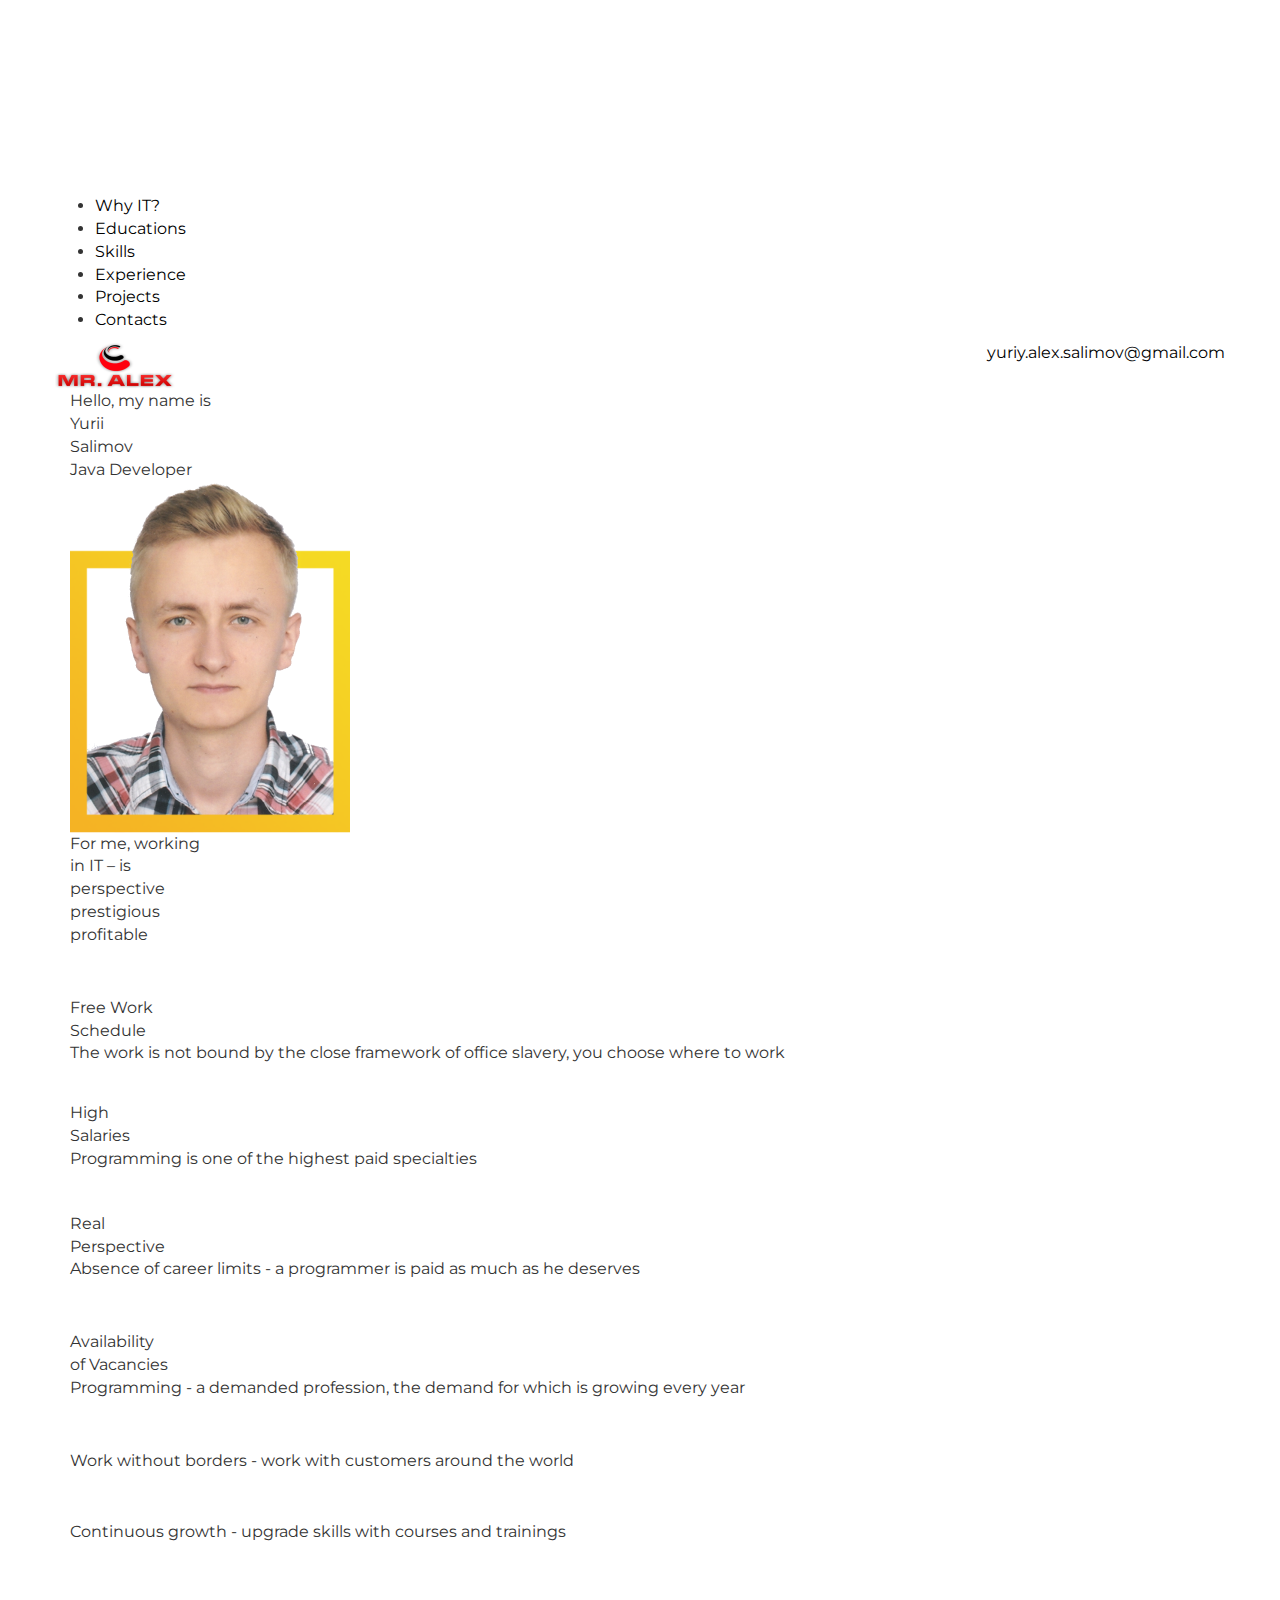
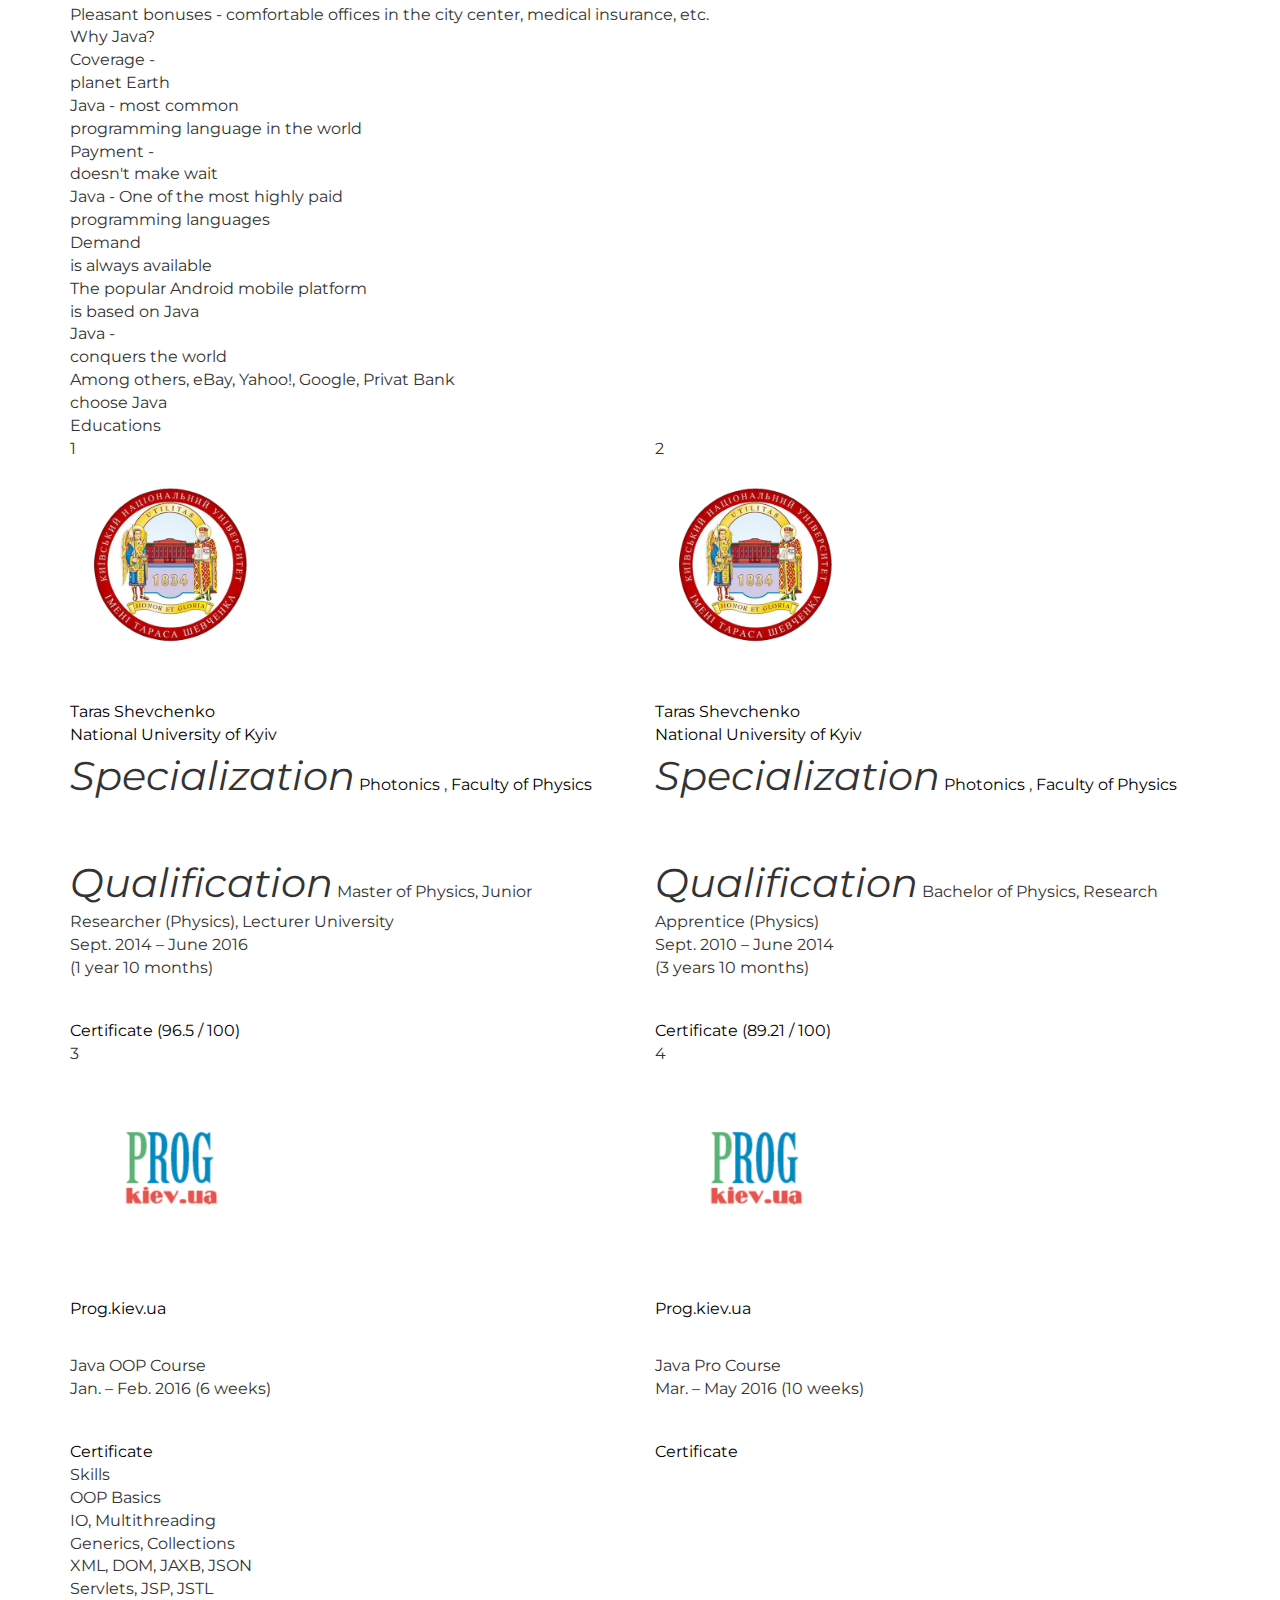
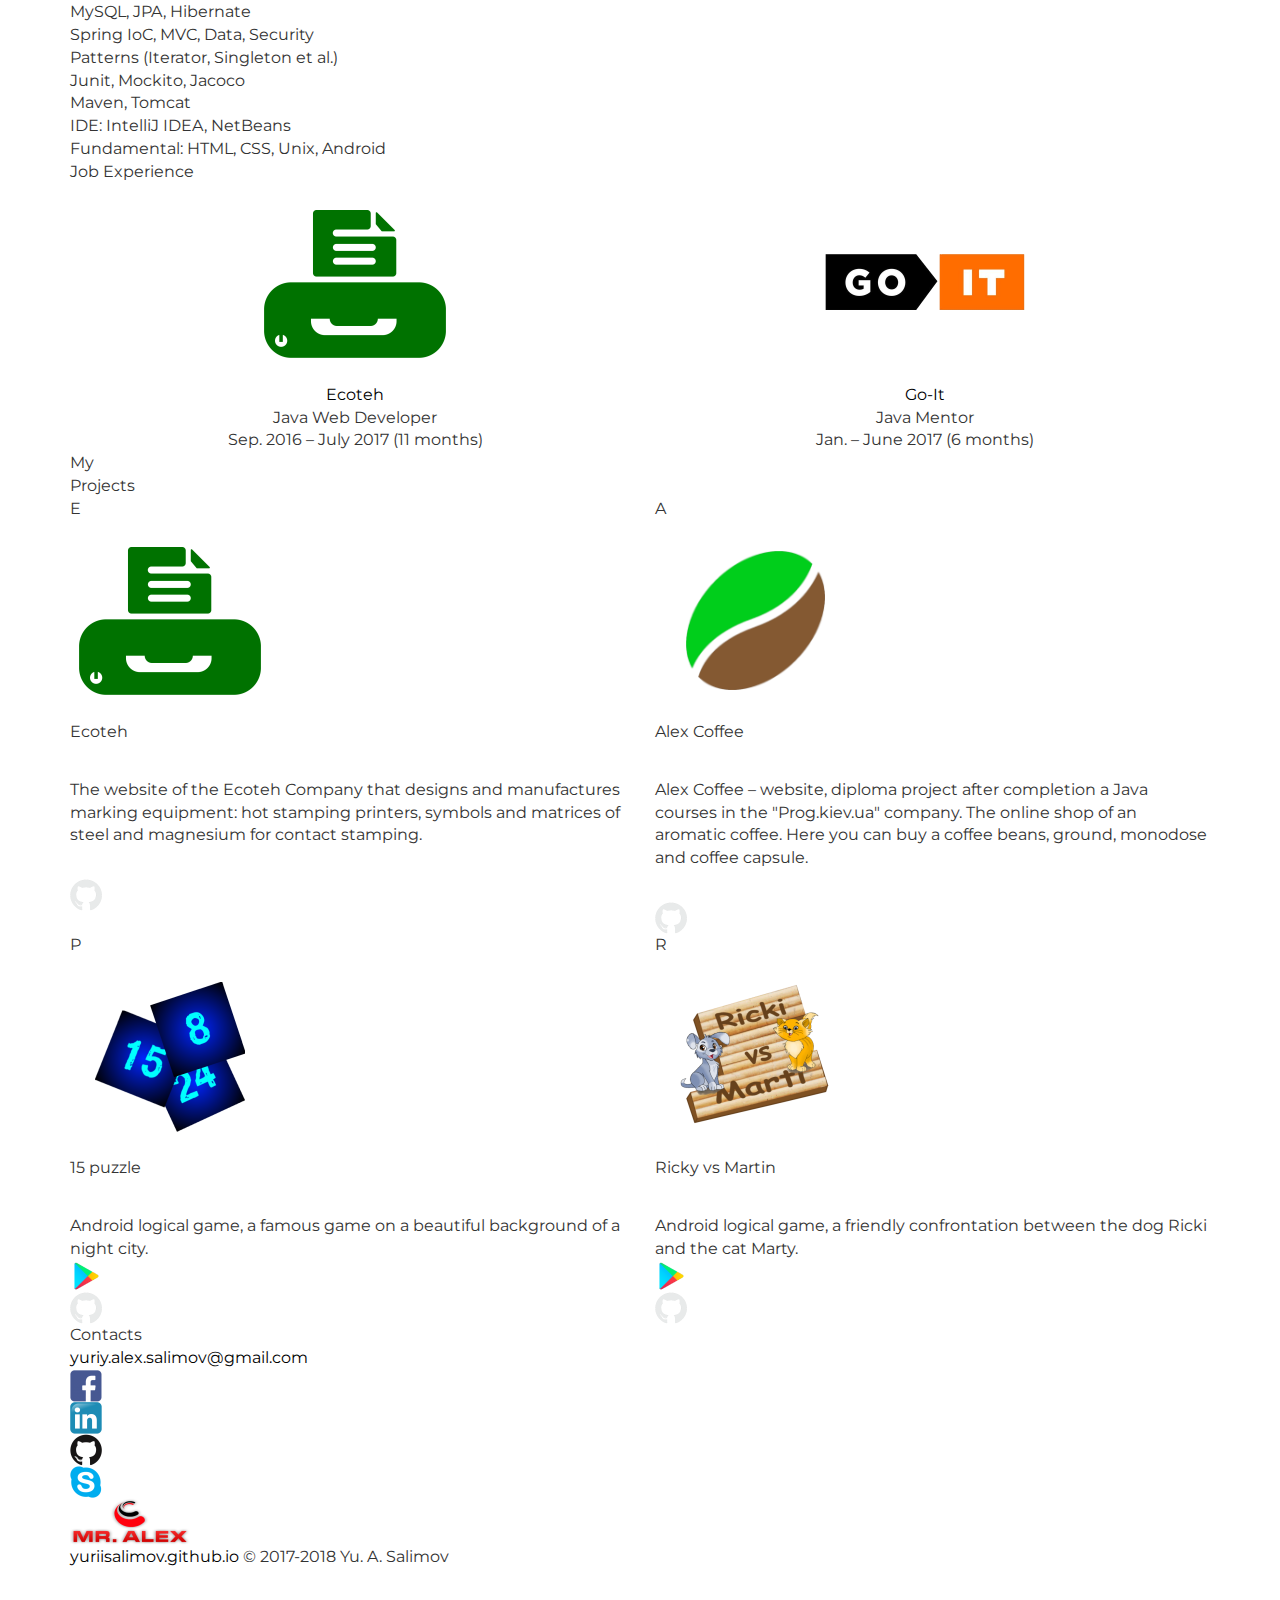
<file: index.html>
<!DOCTYPE html>
<html>
<head>
    <meta http-equiv="Content-Type" content="text/html; charset=utf-8"/>
    <meta name="viewport" content="width=device-width, maximum-scale=1, initial-scale=1">
    <title>Yurii Salimov | Java Developer</title>
    <meta name="title" content="Yurii Salimov | Java Developer">
    <meta name="description" content="Hello, my name is Yurii Salimov! And it's my business card website.">
    <meta name="keywords" content="Yurii Salimov, Salimov, Mr. Alex, Java Developer, J2EE, Java,
          J2SE, Ecoteh, Alex Coffee, 15 puzzle, Ricky vs Martin"/>
    <meta name="author" content="Yurii Salimov (yuriy.alex.salimov@gmail.com)">
    <meta name="robots" content="index,follow">
    <meta name="google-site-verification" content="s8BZum0GUmH7apA9gB4MggSA753sVM7D_DVY59oAA6Q"/>
    <meta name="yandex-verification" content="b3833883a5a05ad5"/>
    <meta property="og:image" content="images/content/icon.png"/>
    <link href="images/content/icon.png" rel="shortcut icon">
    <link rel="stylesheet" href="js/fancybox/jquery.fancybox.css">
    <link rel="stylesheet" href="fonts/font-awesome-4.3.0/css/font-awesome.min.css">
    <link rel="stylesheet" href="fonts/style.min.css"/>
    <link rel="stylesheet" href="css/bootstrap.min.css"/>
    <link href='https://fonts.googleapis.com/css?family=PT+Sans:400,400italic,700,700italic&subset=latin,cyrillic-ext,cyrillic,latin-ext'
          rel='stylesheet'>
    <link rel="stylesheet" href="css/style.min.css"/>
    <link rel="stylesheet" href="css/lightgallery.min.css">
    <script src="js/jquery-2.2.0.js"></script>
    <script src="js/jquery.easing.1.3.js"></script>
    <script src="js/bootstrap.js"></script>
    <script src="js/fancybox/jquery.fancybox.pack.js"></script>
    <script src="js/jquery.scrollbar.js"></script>
    <script src="js/jquery.bxslider.js"></script>
    <script src="js/slick.min.js"></script>
    <script src="js/ayoshare.js"></script>
    <script src="js/jquery.mobile.custom.min.js"></script>
    <script src="js/main.js"></script>
</head>
<body>
<div class="row m0 menu-fix">
    <div class="container">
        <div class="menu-wrap">
            <ul class="menu scrollbar-dynamic">
                <li>
                    <a href="javascript:void(0)" class="scroll" data-scroll=".why">Why IT?</a>
                </li>
                <li>
                    <a href="javascript:void(0)" class="scroll" data-scroll=".process">Educations</a>
                </li>
                <li>
                    <a href="javascript:void(0)" class="scroll" data-scroll=".shedule">Skills</a>
                </li>
                <li>
                    <a href="javascript:void(0)" class="scroll" data-scroll=".experience">Experience</a>
                </li>
                <li>
                    <a href="javascript:void(0)" class="scroll" data-scroll=".projects">Projects</a>
                </li>
                <li>
                    <a href="javascript:void(0)" class="scroll" data-scroll=".contacts-top">Contacts</a>
                </li>
            </ul>
        </div>
        <a href="javascript:void(0)" data-scroll=".main" class="scroll logo pull-left">
            <img src="images/content/logo.png">
        </a>
        <div class="mobile-nav">
            <div class="bar"></div>
            <div class="bar"></div>
            <div class="bar"></div>
        </div>
        <div class="header-contacts pull-right">
            <!--
			<div class="header-phone">
                <a href="tel:+380631600118">
                    +38&nbsp;<span>(063)&nbsp;160-01-18</span>
                </a>
            </div>
			-->
            <div class="header-email">
                <a id="header-email" href="mailto:yuriy.alex.salimov@gmail.com">
                    yuriy.alex.salimov@gmail.com
                </a>
            </div>
        </div>
    </div>
</div>
<div class="wrapper java-group">
    <div class="main section">
        <div class="video-wrap">
            <div class="shadow"></div>
        </div>
        <div class="header">
            <div class="container">
                <div class="row m0">
                    <div class="menu-wrap">
                        <ul class="menu scrollbar-dynamic">
                            <li>
                                <a href="javascript:void(0)" class="scroll" data-scroll=".why">Why IT?</a>
                            </li>
                            <li>
                                <a href="javascript:void(0)" class="scroll" data-scroll=".process">Educations</a>
                            </li>
                            <li>
                                <a href="javascript:void(0)" class="scroll" data-scroll=".shedule">Skills</a>
                            </li>
                            <li>
                                <a href="javascript:void(0)" class="scroll" data-scroll=".experience">Experience</a>
                            </li>
                            <li>
                                <a href="javascript:void(0)" class="scroll" data-scroll=".projects">Projects</a>
                            </li>
                            <li>
                                <a href="javascript:void(0)" class="scroll" data-scroll=".contacts-top">Contacts</a>
                            </li>
                        </ul>
                    </div>
                    <a href="https://yuriisalimov.github.io" class="logo pull-left">
                        <img src="images/content/logo.png">
                    </a>
                    <div class="mobile-nav">
                        <div class="bar"></div>
                        <div class="bar"></div>
                        <div class="bar"></div>
                    </div>
                    <div class="header-contacts pull-right">
						<!--
                        <div class="header-phone">
                            <a href="tel:+380631600118">
                                +38&nbsp;<span>(063)&nbsp;160-01-18</span>
                            </a>
                        </div>
						-->
                        <div class="header-email">
                            <a id="mob-header-email" href="mailto:yuriy.alex.salimov@gmail.com">
                                yuriy.alex.salimov@gmail.com
                            </a>
                        </div>
                    </div>
                </div>
            </div>
        </div>
        <div class="main-block">
            <div class="container clearfix">
                <div class="main-block-left">
                    <div class="main-block-header">
                        <div class="main-block-subtitle">
                            Hello, my name is
                        </div>
                        <div class="main-block-title">
                            Yurii
                        </div>
                        <div class="main-block-title title-2">
                            Salimov
                        </div>
                        <div class="subtitle-2 main-block-subtitle">
                            Java Developer
                        </div>
                        <div class="java-icon"></div>
                    </div>
                </div>
                <div class="main-form">
                    <div class="career-item">
                        <div class="career-item-img">
                            <img src="images/content/me.png" title="Yes, it's Me">
                        </div>
                    </div>
                </div>
            </div>
        </div>
    </div>
    <div class="why section">
        <div class="container">
            <div class="why-header">
                <div class="why-header-title">
                    For me, working<br>
                    in <span>IT</span> – is
                </div>
                <div class="why-header-items">
                    <div class="why-header-item">
                        perspective
                    </div>
                    <div class="why-header-item">
                        prestigious
                    </div>
                    <div class="why-header-item">
                        profitable
                    </div>
                </div>
            </div>
            <div class="why-list">
                <div class="why-item">
                    <div class="why-icon">
                        <img src="images/icons/w-1-sm.png">
                    </div>
                    <div class="why-content">
                        <div class="why-sep"></div>
                        <div class="why-item-title">
                            Free Work<br>
                            Schedule
                        </div>
                        <div class="why-item-descr">
                            The work is not bound by the close framework
                            of office slavery, you choose where to work
                        </div>
                    </div>
                </div>
                <div class="why-item">
                    <div class="why-icon">
                        <img src="images/icons/w-2-sm.png">
                    </div>
                    <div class="why-content">
                        <div class="why-sep"></div>
                        <div class="why-item-title">
                            High<br>
                            Salaries
                        </div>
                        <div class="why-item-descr">
                            Programming is one of the highest paid specialties
                        </div>
                    </div>
                </div>
                <div class="why-item">
                    <div class="why-icon">
                        <img src="images/icons/w-3-sm.png">
                    </div>
                    <div class="why-content">
                        <div class="why-sep"></div>
                        <div class="why-item-title">
                            Real<br>
                            Perspective
                        </div>
                        <div class="why-item-descr">
                            Absence of career limits - a programmer
                            is paid as much as he deserves
                        </div>
                    </div>
                </div>
                <div class="why-item">
                    <div class="why-icon">
                        <img src="images/icons/w-4-sm.png">
                    </div>
                    <div class="why-content">
                        <div class="why-sep"></div>
                        <div class="why-item-title">
                            Availability<br>
                            of Vacancies
                        </div>
                        <div class="why-item-descr">
                            Programming - a demanded profession,
                            the demand for which is growing every year
                        </div>
                    </div>
                </div>
                <span class="stretch"></span>
            </div>
            <div class="why-list why-list-center">
                <div class="why-item">
                    <div class="why-icon">
                        <img src="images/icons/w-5-sm.png">
                    </div>
                    <div class="why-content">
                        <div class="why-sep"></div>
                        <div class="why-item-descr">
                            Work without borders - work with customers around the world
                        </div>
                    </div>
                </div>
                <div class="why-item">
                    <div class="why-icon">
                        <img src="images/icons/w-6-sm.png">
                    </div>
                    <div class="why-content">
                        <div class="why-sep"></div>
                        <div class="why-item-descr">
                            Continuous growth - upgrade skills with courses and trainings
                        </div>
                    </div>
                </div>
                <div class="why-item">
                    <div class="why-icon">
                        <img src="images/icons/w-7-sm.png">
                    </div>
                    <div class="why-content">
                        <div class="why-sep"></div>
                        <div class="why-item-descr">
                            Pleasant bonuses - comfortable offices in the city center,
                            medical insurance, etc.
                        </div>
                    </div>
                </div>
            </div>
        </div>
    </div>
    <!--<div class="career section">
        <div class="container">
            <div class="title">
                My career as a<br>
                <span>Java specialist</span>
            </div>
            <div class="career-list-wrap">
                <div class="career-list">
                    <div class="career-item">
                        <div class="career-item-img">
                            <img src="images/content/career-1.png">
                        </div>
                        <div class="career-item-content">
                            <div class="career-item-title">
                                Junior Developer
                            </div>
                        </div>
                    </div>
                    <div class="career-item">
                        <div class="career-item-img">
                            <img src="images/content/career-2.png">
                        </div>
                        <div class="career-item-content">
                            <div class="career-item-title">
                                Middle Developer
                            </div>
                        </div>
                    </div>
                    <div class="career-item">
                        <div class="career-item-img">
                            <img src="images/content/career-3.png">
                        </div>
                        <div class="career-item-content">
                            <div class="career-item-title">
                                Senior Developer
                            </div>
                        </div>
                    </div>
                </div>
            </div>
        </div>
    </div>-->
    <div class="popular section">
        <div class="container">
            <div class="title">
                Why <span>Java</span>?
            </div>
            <div class="popular-list">
                <div class="popular-item popular-item-1">
                    <div class="popular-item-title">
                        Coverage -<br>
                        <span>planet Earth</span>
                    </div>
                    <div class="popular-item-descr">
                        Java - most common<br>
                        programming language in the world
                    </div>
                </div>
                <div class="popular-item popular-item-2">
                    <div class="popular-item-title">
                        Payment -<br>
                        <span>doesn't make wait</span>
                    </div>
                    <div class="popular-item-descr">
                        Java - One of the most highly paid<br>
                        programming languages
                    </div>
                </div>
                <div class="popular-item popular-item-3">
                    <div class="popular-item-title">
                        Demand<br>
                        is always available
                    </div>
                    <div class="popular-item-descr">
                        The popular Android mobile platform<br>
                        is based on Java
                    </div>
                </div>
                <div class="popular-item popular-item-4">
                    <div class="popular-item-title">
                        <span>Java -</span><br>
                        conquers the world
                    </div>
                    <div class="popular-item-descr">
                        Among others, eBay, Yahoo!, Google, Privat Bank<br>
                        choose Java
                    </div>
                </div>
            </div>
        </div>
    </div>
    <div class="process section">
        <div class="container">
            <div class="title">
                <span>Educations</span>
            </div>
            <div class="row process-list">
                <div class="col-lg-6 col-md-6 col-sm-6 col-xs-12 process-item">
                    <div class="process-item-header">
                        <div class="process-item-numb">
                            1
                        </div>
                        <div class="process-item-header-border"></div>
                        <div class="process-header-title">
                            <a href="http://www.univ.kiev.ua/en/" target="_blank">
                                <img src="images/content/knu_logo.png">
                            </a>
                        </div>
                    </div>
                    <div class="process-item-list">
                        <div class="process-list-item">
                            <div class="process-item-img">
                                <img src="images/icons/p-1-sm.png">
                            </div>
                            <div class="process-item-title">
                                <a href="http://www.univ.kiev.ua/en/" target="_blank">
                                    Taras Shevchenko<br>
                                    National University of Kyiv
                                </a>
                                <br>
                                <i>Specialization</i>
                                <a href="http://exp.phys.univ.kiev.ua/en/index_eng.html" target="_blank">
                                    Photonics
                                </a>,
                                <a href="http://www.phys.univ.kiev.ua/en/" target="_blank">
                                    Faculty&nbsp;of&nbsp;Physics
                                </a>
                            </div>
                        </div>
                        <div class="process-list-item">
                            <div class="process-item-img">
                                <img src="images/icons/r-2-sm.png">
                            </div>
                            <div class="process-item-title">
                                <i>Qualification</i> Master of Physics, Junior Researcher (Physics),
                                Lecturer University<br>
                                Sept.&nbsp;2014 – June&nbsp;2016<br>
                                (1&nbsp;year&nbsp;10&nbsp;months)
                            </div>
                        </div>
                        <div class="process-list-item">
                            <a href="https://drive.google.com/file/d/0B_Yra-AdK0ofTU5XWmpQbkxWZjA/view" target="_blank">
                                <div class="process-item-img">
                                    <img src="images/icons/p-13-sm.png">
                                </div>
                                <div class="process-item-title">
                                    Certificate (96.5&nbsp;/&nbsp;100)
                                </div>
                            </a>
                        </div>
                    </div>
                </div>
                <div class="col-lg-6 col-md-6 col-sm-6 col-xs-12 process-item">
                    <div class="process-item-header">
                        <div class="process-item-numb">
                            2
                        </div>
                        <div class="process-item-header-border"></div>
                        <div class="process-header-title">
                            <a href="http://www.univ.kiev.ua/en/" target="_blank">
                                <img src="images/content/knu_logo.png">
                            </a>
                        </div>
                    </div>
                    <div class="process-item-list">
                        <div class="process-list-item">
                            <div class="process-item-img">
                                <img src="images/icons/p-1-sm.png">
                            </div>
                            <div class="process-item-title">
                                <a href="http://www.univ.kiev.ua/en/" target="_blank">
                                    Taras Shevchenko<br>
                                    National University of Kyiv
                                </a>
                                <br>
                                <i>Specialization</i>
                                <a href="http://exp.phys.univ.kiev.ua/en/index_eng.html" target="_blank">
                                    Photonics
                                </a>,
                                <a href="http://www.phys.univ.kiev.ua/en/" target="_blank">
                                    Faculty&nbsp;of&nbsp;Physics
                                </a>
                            </div>
                        </div>
                        <div class="process-list-item">
                            <div class="process-item-img">
                                <img src="images/icons/r-2-sm.png">
                            </div>
                            <div class="process-item-title">
                                <i>Qualification</i> Bachelor of Physics, Research Apprentice (Physics)
                                <br>
                                Sept.&nbsp;2010 – June&nbsp;2014<br>
                                (3&nbsp;years&nbsp;10&nbsp;months)
                            </div>
                        </div>
                        <div class="process-list-item">
                            <a href="https://drive.google.com/file/d/0B_Yra-AdK0ofZDlUam4zbEhPZDA/view" target="_blank">
                                <div class="process-item-img">
                                    <img src="images/icons/p-13-sm.png">
                                </div>
                                <div class="process-item-title">
                                    Certificate (89.21&nbsp;/&nbsp;100)
                                </div>
                            </a>
                        </div>
                    </div>
                </div>
                <div class="col-lg-6 col-md-6 col-sm-6 col-xs-12 process-item">
                    <div class="process-item-header">
                        <div class="process-item-numb">
                            3
                        </div>
                        <div class="process-item-header-border"></div>
                        <div class="process-header-title">
                            <a href="https://prog.kiev.ua" target="_blank">
                                <img src="images/content/prog.kiev.ua.png">
                            </a>
                        </div>
                    </div>
                    <div class="process-item-list">
                        <div class="process-list-item">
                            <div class="process-item-img">
                                <img src="images/icons/p-1-sm.png">
                            </div>
                            <div class="process-item-title">
                                <a href="https://prog.kiev.ua" target="_blank">
                                    Prog.kiev.ua
                                </a>
                            </div>
                        </div>
                        <div class="process-list-item">
                            <div class="process-item-img">
                                <img src="images/icons/p-2-sm.png">
                            </div>
                            <div class="process-item-title">
                                Java&nbsp;OOP&nbsp;Course<br>
                                Jan. – Feb.&nbsp;2016 (6&nbsp;weeks)
                            </div>
                        </div>
                        <div class="process-list-item">
                            <a href="https://drive.google.com/file/d/0B_Yra-AdK0ofRXItUTcxaXNOWjQ/view" target="_blank">
                                <div class="process-item-img">
                                    <img src="images/icons/p-13-sm.png">
                                </div>
                                <div class="process-item-title">
                                    Certificate
                                </div>
                            </a>
                        </div>
                    </div>
                </div>
                <div class="col-lg-6 col-md-6 col-sm-6 col-xs-12 process-item">
                    <div class="process-item-header">
                        <div class="process-item-numb">
                            4
                        </div>
                        <div class="process-item-header-border"></div>
                        <div class="process-header-title">
                            <a href="https://prog.kiev.ua" target="_blank">
                                <img src="images/content/prog.kiev.ua.png">
                            </a>
                        </div>
                    </div>
                    <div class="process-item-list">
                        <div class="process-list-item">
                            <div class="process-item-img">
                                <img src="images/icons/p-1-sm.png">
                            </div>
                            <div class="process-item-title">
                                <a href="https://prog.kiev.ua" target="_blank">
                                    Prog.kiev.ua
                                </a>
                            </div>
                        </div>
                        <div class="process-list-item">
                            <div class="process-item-img">
                                <img src="images/icons/p-2-sm.png">
                            </div>
                            <div class="process-item-title">
                                Java&nbsp;Pro&nbsp;Course<br>
                                Mar. – May&nbsp;2016 (10&nbsp;weeks)
                            </div>
                        </div>
                        <div class="process-list-item">
                            <a href="https://drive.google.com/file/d/0B_Yra-AdK0ofRXItUTcxaXNOWjQ/view" target="_blank">
                                <div class="process-item-img">
                                    <img src="images/icons/p-13-sm.png">
                                </div>
                                <div class="process-item-title">
                                    Certificate
                                </div>
                            </a>
                        </div>
                    </div>
                </div>
            </div>
        </div>
    </div>
    <div class="shedule section">
        <div class="container">
            <div class="shedule-header">
                <div class="shedile-title">
                    <span>Skills</span>
                </div>
            </div>
            <div class="shedule-list">
                <div class="shedule-row">
                    <div class="shedule-item">
                        <div class="shedule-item-title">
                            OOP Basics
                        </div>
                        <div class="shedule-item-title">
                            IO, Multithreading
                        </div>
                        <div class="shedule-item-title">
                            Generics, Collections
                        </div>
                    </div>
                    <div class="shedule-item">
                        <div class="shedule-item-title">
                            XML, DOM, JAXB, JSON
                        </div>
                        <div class="shedule-item-title">
                            Servlets, JSP, JSTL
                        </div>
                        <div class="shedule-item-title">
                            MySQL, JPA, Hibernate
                        </div>
                    </div>
                    <div class="shedule-item">
                        <div class="shedule-item-title">
                            Spring IoC, MVC, Data, Security
                        </div>
                        <div class="shedule-item-title">
                            Patterns (Iterator, Singleton et al.)
                        </div>
                        <div class="shedule-item-title">
                            Junit, Mockito, Jacoco
                        </div>
                    </div>
                    <div class="shedule-item">
                        <div class="shedule-item-title">
                            Maven, Tomcat
                        </div>
                        <div class="shedule-item-title">
                            IDE: IntelliJ IDEA, NetBeans
                        </div>
                        <div class="shedule-item-title">
                            Fundamental: HTML, CSS, Unix, Android
                        </div>
                    </div>
                </div>
            </div>
        </div>
    </div>
    <div class="experience section">
        <div class="container">
            <div class="experience-header">
                <div class="experience-title">
                    Job <span>Experience</span>
                </div>
            </div>
            <div class="experience-list">
                <div class="experience-row">
                    <div class="col-lg-6 col-md-6 col-sm-6 col-xs-12 experience-item">
                        <div class="experience-item-header text-center">
                            <a href="http://ecoteh.com.ua" target="_blank">
                                <div class="experience-item-title">
                                    <img src="images/content/ecoteh-logo.png">
                                </div>
                                <div class="experience-item-title">
                                    Ecoteh
                                </div>
                            </a>
                            <div class="experience-item-during">
                                Java&nbsp;Web&nbsp;Developer
                            </div>
                            <div class="experience-item-during">
                                Sep.&nbsp;2016 – July&nbsp;2017 (11&nbsp;months)
                            </div>
                        </div>
                    </div>
                    <div class="col-lg-6 col-md-6 col-sm-6 col-xs-12 experience-item">
                        <div class="experience-item-header text-center">
                            <a href="https://goit.ua" title="Go-It" target="_blank">
                                <div class="experience-item-title">
                                    <img src="images/content/goit_logo.png">
                                </div>
                                <div class="experience-item-title">
                                    Go-It
                                </div>
                            </a>
                            <div class="experience-item-during">
                                Java&nbsp;Mentor
                            </div>
                            <div class="experience-item-during">
                                Jan. – June&nbsp;2017 (6&nbsp;months)
                            </div>
                        </div>
                    </div>
                </div>
            </div>
        </div>
    </div>
    <div class="projects section">
        <div class="container">
            <div class="experience-title">
                My<br>
                <span>Projects</span>
            </div>
            <div class="row projects-list">
                <div class="col-lg-6 col-md-6 col-sm-6 col-xs-12 projects-item">
                    <div class="projects-item-header">
                        <div class="process-item-numb">
                            E
                        </div>
                        <div class="projects-item-header-border"></div>
                        <div class="projects-header-title">
                            <a href="http://ecoteh.com.ua" target="_blank">
                                <img src="images/content/ecoteh-logo.png">
                            </a>
                        </div>
                    </div>
                    <div class="projects-item-list">
                        <div class="projects-list-item">
                            <div class="projects-title">
                                Ecoteh
                            </div>
                        </div>
                        <div class="projects-list-item">
                            <div class="projects-item-img">
                                <img src="images/icons/p-2-sm.png">
                            </div>
                            <div class="projects-item-title">
                                The website of the Ecoteh Company that designs and manufactures
                                marking equipment: hot stamping printers, symbols and matrices
                                of steel and magnesium for contact stamping.
                            </div>
                        </div>
                        <div class="projects-list-item">
                            <div class="projects-item-title">
                                <div class="social-item">
                                    <a href="http://ecoteh.com.ua" target="_blank">
                                        <img src="images/icons/url-link.png">
                                    </a>
                                </div>
                                <div class="social-item">
                                    <a href="https://github.com/YuriiSalimov/Ecoteh" target="_blank">
                                        <img src="images/icons/gh-w.png">
                                    </a>
                                </div>
                            </div>
                        </div>
                    </div>
                </div>
                <div class="col-lg-6 col-md-6 col-sm-6 col-xs-12 projects-item">
                    <div class="projects-item-header">
                        <div class="process-item-numb">
                            A
                        </div>
                        <div class="projects-item-header-border"></div>
                        <div class="projects-header-title">
                            <a href="http://alexcoffee.tk" target="_blank">
                                <img src="images/content/ac-logo.png">
                            </a>
                        </div>
                    </div>
                    <div class="projects-item-list">
                        <div class="projects-list-item">
                            <div class="projects-title">
                                Alex&nbsp;Coffee
                            </div>
                        </div>
                        <div class="projects-list-item">
                            <div class="projects-item-img">
                                <img src="images/icons/p-2-sm.png">
                            </div>
                            <div class="projects-item-title">
                                Alex&nbsp;Coffee – website, diploma project after completion
                                a Java courses in the "Prog.kiev.ua" company.
                                The online shop of an aromatic coffee.
                                Here you can buy a coffee beans, ground, monodose
                                and coffee capsule.
                            </div>
                        </div>
                        <div class="projects-list-item">
                            <div class="projects-item-title">
                                <div class="social-item">
                                    <a href="http://alexcoffee.tk" target="_blank">
                                        <img src="images/icons/url-link.png">
                                    </a>
                                </div>
                                <div class="social-item">
                                    <a href="https://github.com/YuriiSalimov/AlexCoffee" target="_blank">
                                        <img src="images/icons/gh-w.png">
                                    </a>
                                </div>
                            </div>
                        </div>
                    </div>
                </div>
                <div class="col-lg-6 col-md-6 col-sm-6 col-xs-12 projects-item">
                    <div class="projects-item-header">
                        <div class="process-item-numb">
                            P
                        </div>
                        <div class="projects-item-header-border"></div>
                        <div class="projects-header-title">
                            <a href="images/content/p15-1.jpg" rel="lightgallery[15p]" title="15 puzzle">
                                <img src="images/content/p15-logo.png">
                            </a>
                        </div>
                    </div>
                    <div class="projects-item-list">
                        <div class="projects-list-item">
                            <div class="projects-title">
                                15&nbsp;puzzle
                            </div>
                        </div>
                        <div class="projects-list-item">
                            <div class="projects-item-img">
                                <img src="images/icons/p-2-sm.png">
                            </div>
                            <div class="projects-item-title">
                                Android logical game, a famous game on a beautiful
                                background of a night city.
                            </div>
                        </div>
                        <div class="projects-list-item">
                            <div class="social-item">
                                <a href="https://play.google.com/store/apps/details?id=com.mr_alex.pyatnashki"
                                   target="_blank">
                                    <img src="images/icons/gp.png">
                                </a>
                            </div>
                            <div class="social-item">
                                <a href="https://github.com/YuriiSalimov/15puzzle" target="_blank">
                                    <img src="images/icons/gh-w.png">
                                </a>
                            </div>
                        </div>
                    </div>
                    <a href="images/content/p15-2.jpg" rel="lightgallery[15p]" title="15 puzzle"></a>
                    <a href="images/content/p15-3.jpg" rel="lightgallery[15p]" title="15 puzzle"></a>
                </div>
                <div class="col-lg-6 col-md-6 col-sm-6 col-xs-12 projects-item">
                    <div class="projects-item-header">
                        <div class="process-item-numb">
                            R
                        </div>
                        <div class="projects-item-header-border"></div>
                        <div class="projects-header-title">
                            <a href="images/content/rvm-1.jpg" rel="lightgallery[rvm]" title="Ricky vs Martin">
                                <img src="images/content/rvm-logo.png">
                            </a>
                        </div>
                    </div>
                    <div class="projects-item-list">
                        <div class="projects-list-item">
                            <div class="projects-title">
                                Ricky&nbsp;vs&nbsp;Martin
                            </div>
                        </div>
                        <div class="projects-list-item">
                            <div class="projects-item-img">
                                <img src="images/icons/p-2-sm.png">
                            </div>
                            <div class="projects-item-title">
                                Android logical game, a friendly confrontation
                                between the dog Ricki and the cat Marty.
                            </div>
                        </div>
                        <div class="projects-list-item">
                            <div class="social-item">
                                <a href="https://play.google.com/store/apps/details?id=com.mr_alex.rickivsmartin"
                                   target="_blank">
                                    <img src="images/icons/gp.png">
                                </a>
                            </div>
                            <div class="social-item">
                                <a href="https://github.com/YuriiSalimov/RickiVsMarti" target="_blank">
                                    <img src="images/icons/gh-w.png">
                                </a>
                            </div>
                        </div>
                        <a href="images/content/rvm-2.jpg" rel="lightgallery[rvm]" title="Ricky vs Martin"></a>
                        <a href="images/content/rvm-3.jpg" rel="lightgallery[rvm]" title="Ricky vs Martin"></a>
                        <a href="images/content/rvm-4.jpg" rel="lightgallery[rvm]" title="Ricky vs Martin"></a>
                    </div>
                </div>
            </div>
        </div>
    </div>
    <div class="contacts-top section">
        <div class="container clearfix">
            <div class="title">
                <span>Contacts</span>
            </div>
            <div class="contacts-content clearfix hidden-xs">
                <div class="contacts-phones">
					<!--
                    <div class="phone-item">
                        <a href="tel:+380631600118">
                            +380&nbsp;(063)&nbsp;160-01-18
                        </a>
                    </div>
					-->
                </div>
                <div class="address-phones">
                    <div class="address-item">
                        <a id="email" href="mailto:yuriy.alex.salimov@gmail.com">
                            yuriy.alex.salimov@gmail.com
                        </a>
                    </div>
                </div>
                <div class="social clearfix">
                    <!--<div class="social-item">
                        <a href="https://vk.com/yurii.salimov" target="_blank">
                            <img src="images/icons/vk.png">
                        </a>
                    </div>-->
                    <div class="social-item">
                        <a href="https://www.facebook.com/yuriy.salimov" target="_blank">
                            <img src="images/icons/fb.png">
                        </a>
                    </div>
                    <div class="social-item">
                        <a href="https://www.linkedin.com/in/yurii-salimov" target="_blank">
                            <img src="images/icons/in.png">
                        </a>
                    </div>
                    <div class="social-item">
                        <a href="https://github.com/YuriiSalimov" target="_blank">
                            <img src="images/icons/gh-b.png">
                        </a>
                    </div>
                    <div class="social-item">
                        <a href="skype:yurii.salimov?call" target="_blank">
                            <img src="images/icons/sk.png">
                        </a>
                    </div>
                </div>
            </div>
            <div class="contacts-content hidden-lg hidden-md hidden-sm clearfix">
                <div class="contacts-phones">
					<!--
                    <div class="phone-item">
                        <a href="tel:+380631600118">
                            +38&nbsp;(063)&nbsp;160-01-18
                        </a>
                    </div>
					-->
                </div>
                <div class="address-phones">
                    <div class="address-item">
                        <a id="mob-email" href="mailto:yuriy.alex.salimov@gmail.com">
                            yuriy.alex.salimov@gmail.com
                        </a>
                    </div>
                </div>
                <div class="social clearfix">
                    <!--<div class="social-item">
                        <a href="https://vk.com/yurii.salimov" target="_blank">
                            <img src="images/icons/vk.png">
                        </a>
                    </div>-->
                    <div class="social-item">
                        <a href="https://www.facebook.com/yuriy.salimov" target="_blank">
                            <img src="images/icons/fb.png">
                        </a>
                    </div>
                    <div class="social-item">
                        <a href="https://www.linkedin.com/in/yurii-salimov" target="_blank">
                            <img src="images/icons/in.png">
                        </a>
                    </div>
                    <div class="social-item">
                        <a href="https://github.com/YuriiSalimov" target="_blank">
                            <img src="images/icons/gh-b.png">
                        </a>
                    </div>
                    <div class="social-item">
                        <a href="skype:yurii.salimov?call" target="_blank">
                            <img src="images/icons/sk.png">
                        </a>
                    </div>
                </div>
            </div>
        </div>
    </div>
    <div class="footer section">
        <div class="container clearfix">
            <div class="hidden-xs footer-logo center-block">
                <a href="javascript:void(0)" data-scroll=".main" class="scroll">
                    <img src="images/content/logo.png">
                </a>
            </div>
            <div class="address-item rights">
                <a href="https://yuriisalimov.github.io/">yuriisalimov.github.io</a>
                ©&nbsp;2017-2018 Yu.&nbsp;A.&nbsp;Salimov
            </div>
        </div>
    </div>
</div>
<script src="js/hash.js"></script>
<script src="js/lightgallery.min.js"></script>
<!--<script src="js/jivosite.min.js"></script>-->
</body>
</html>
</file>
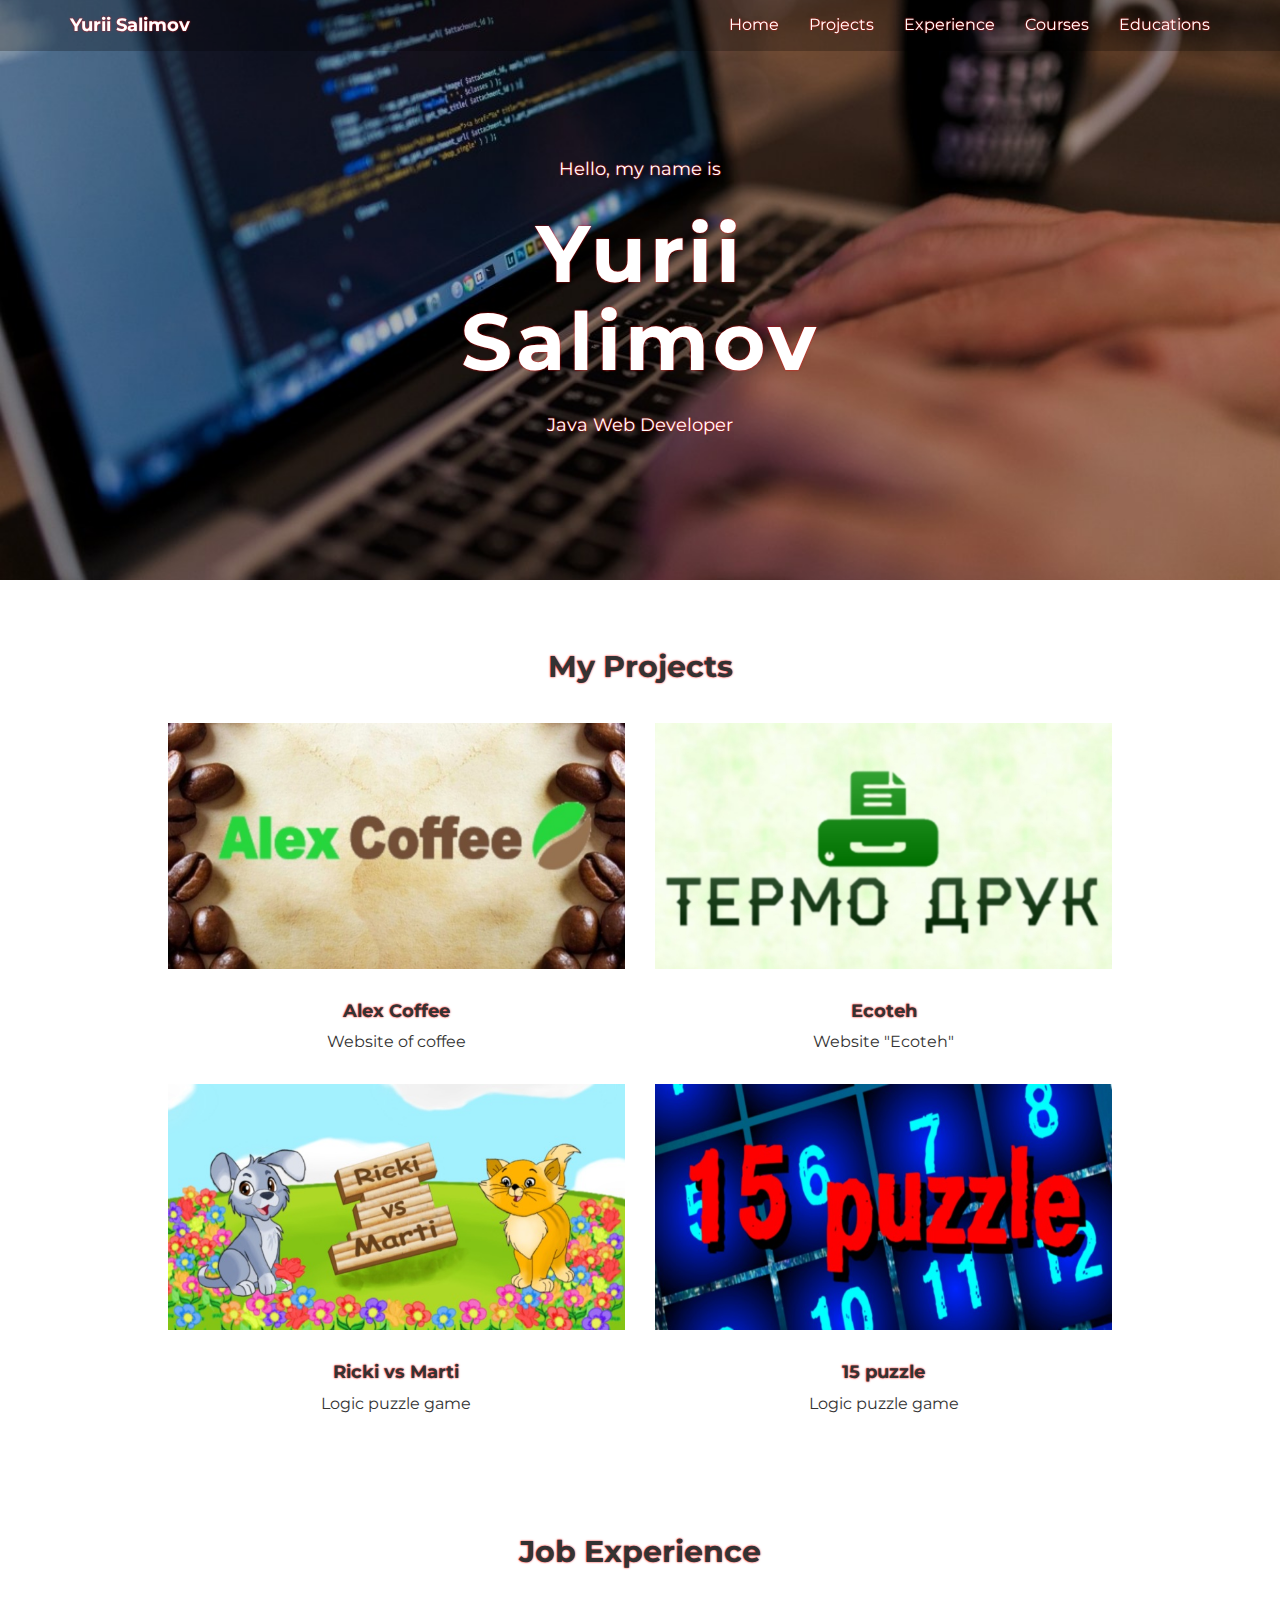
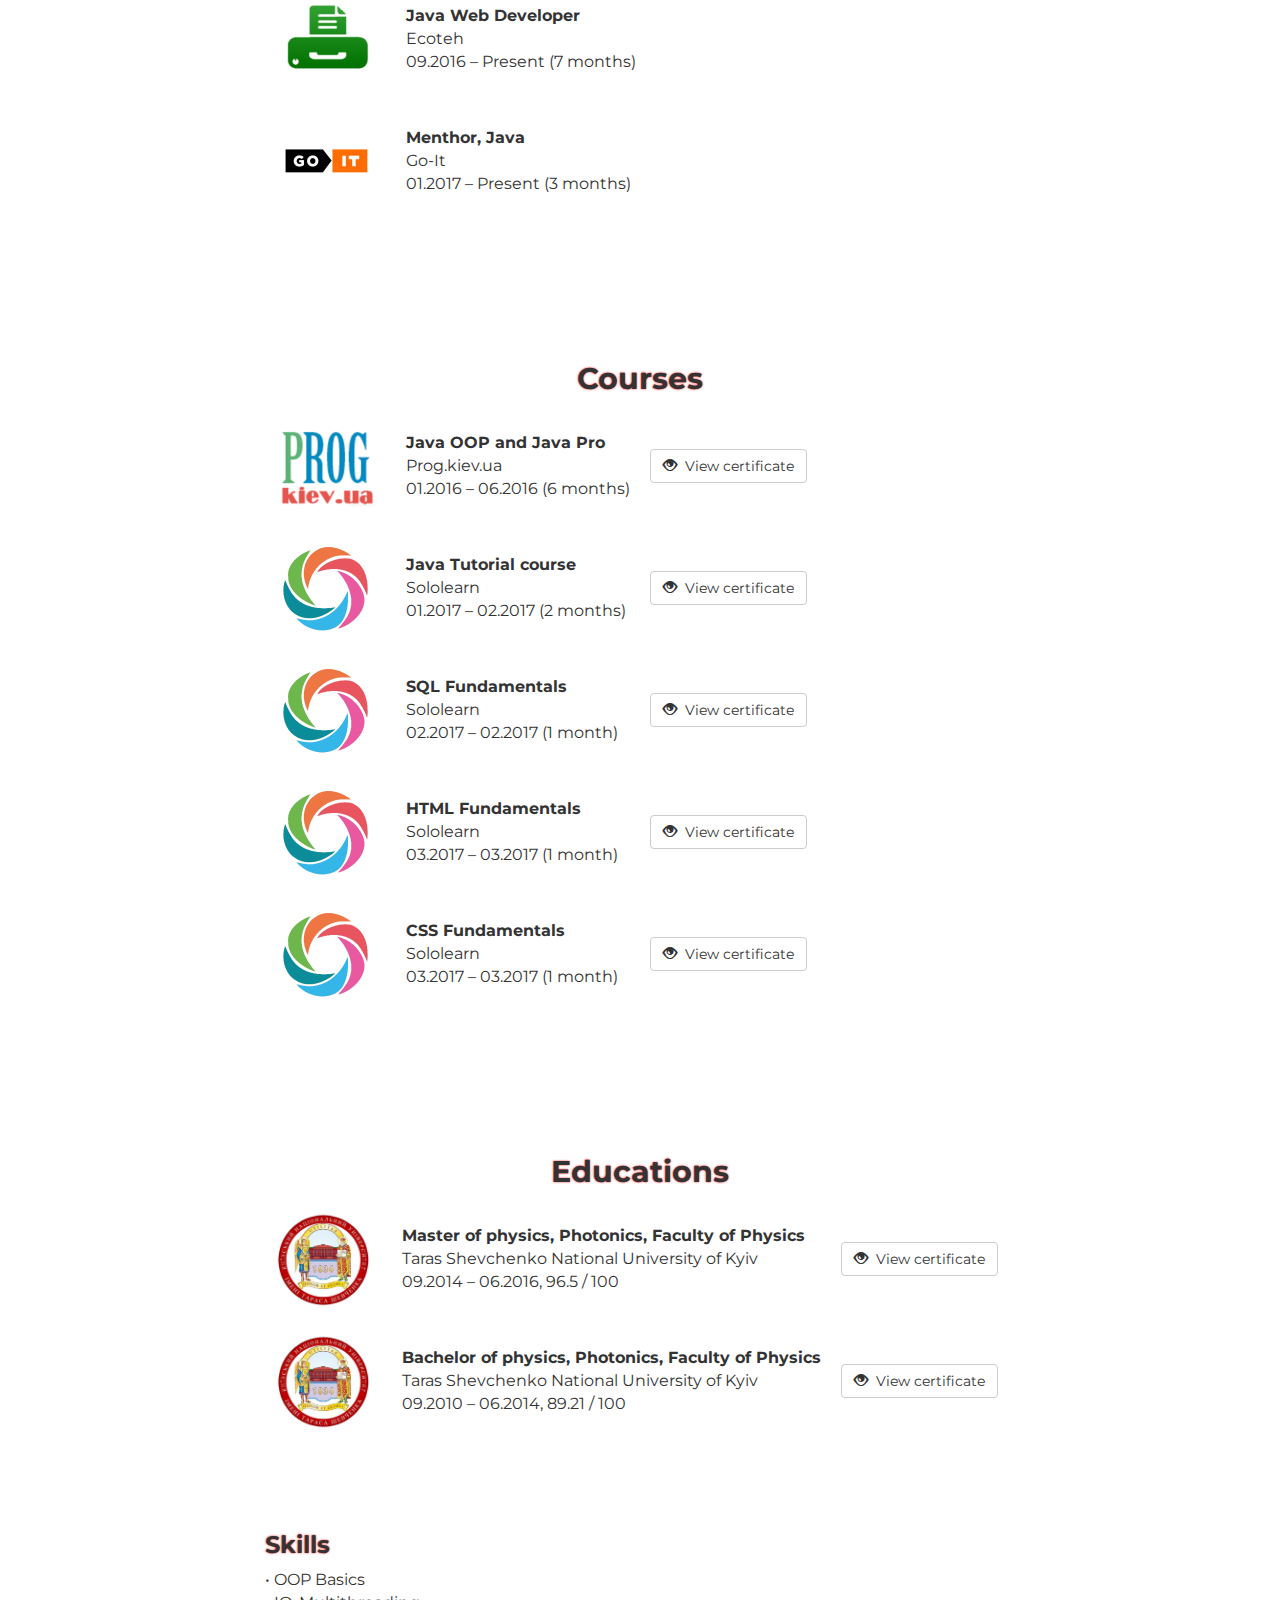
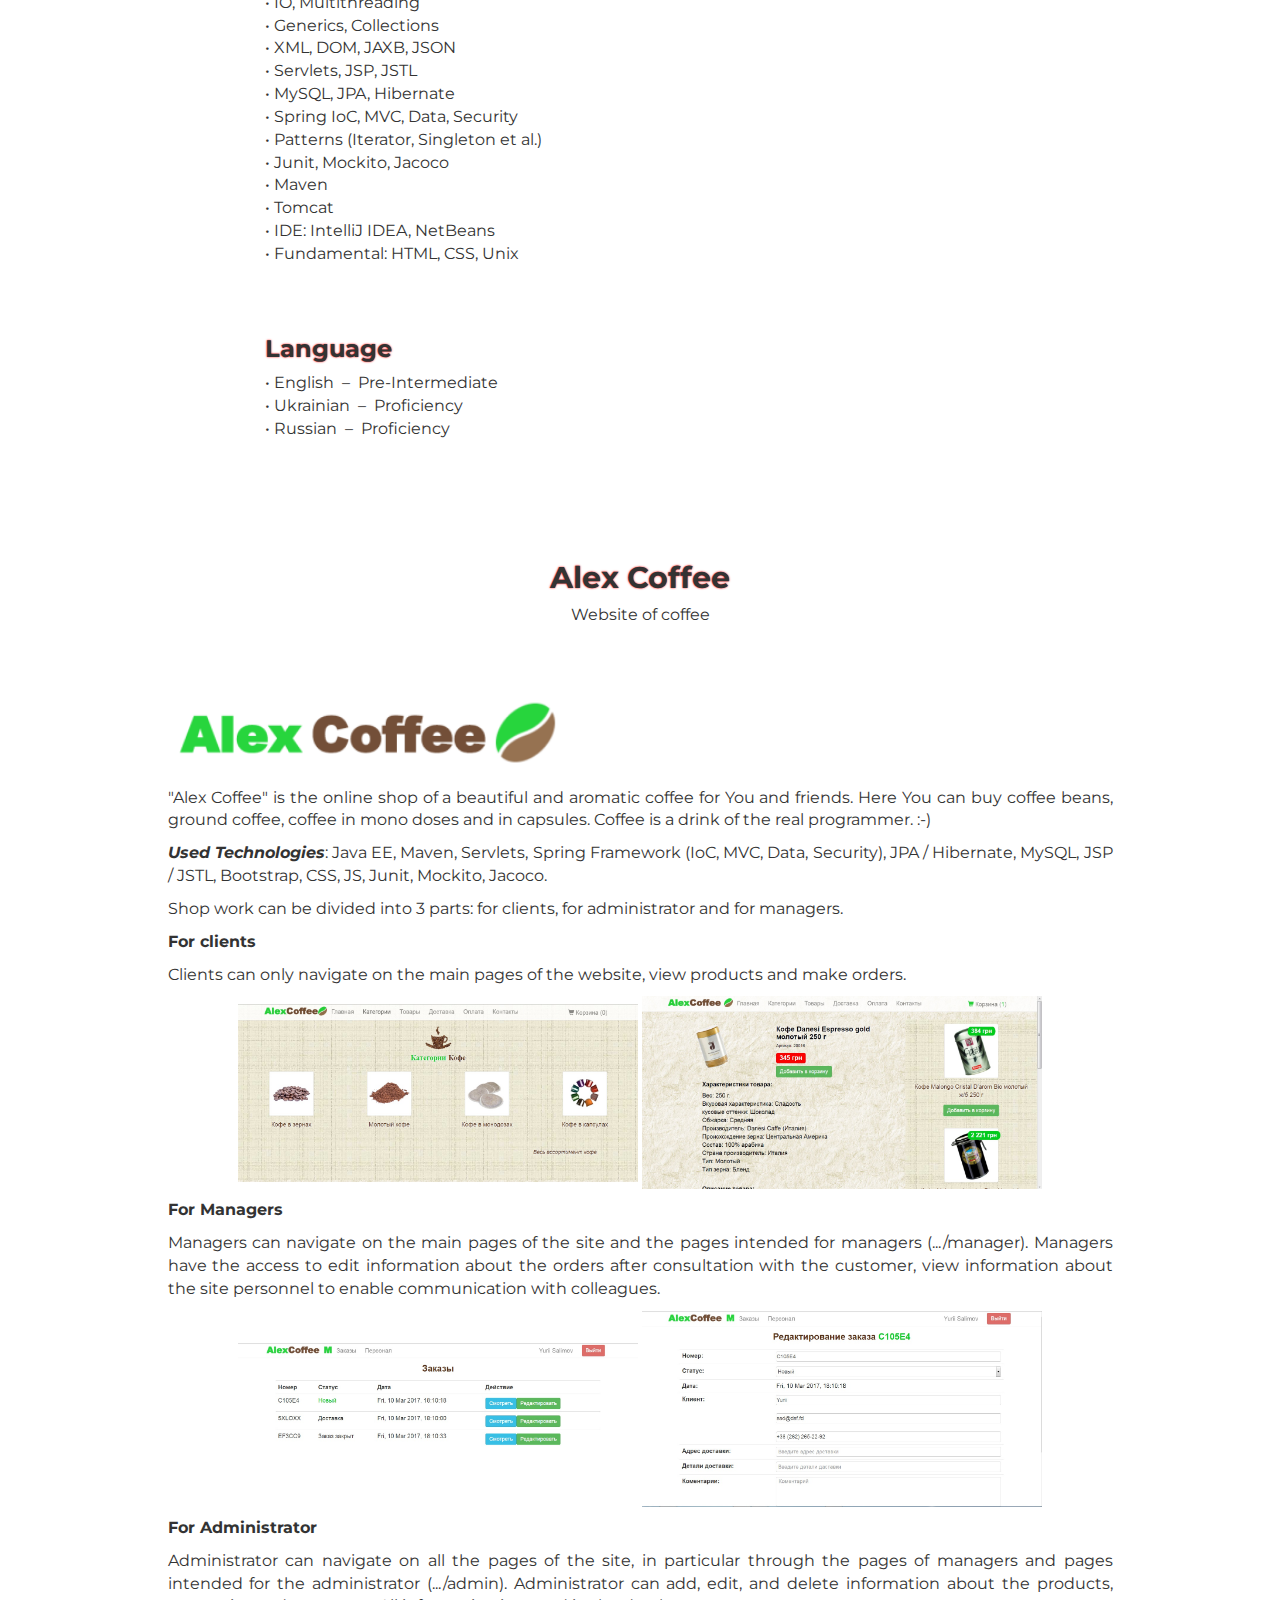
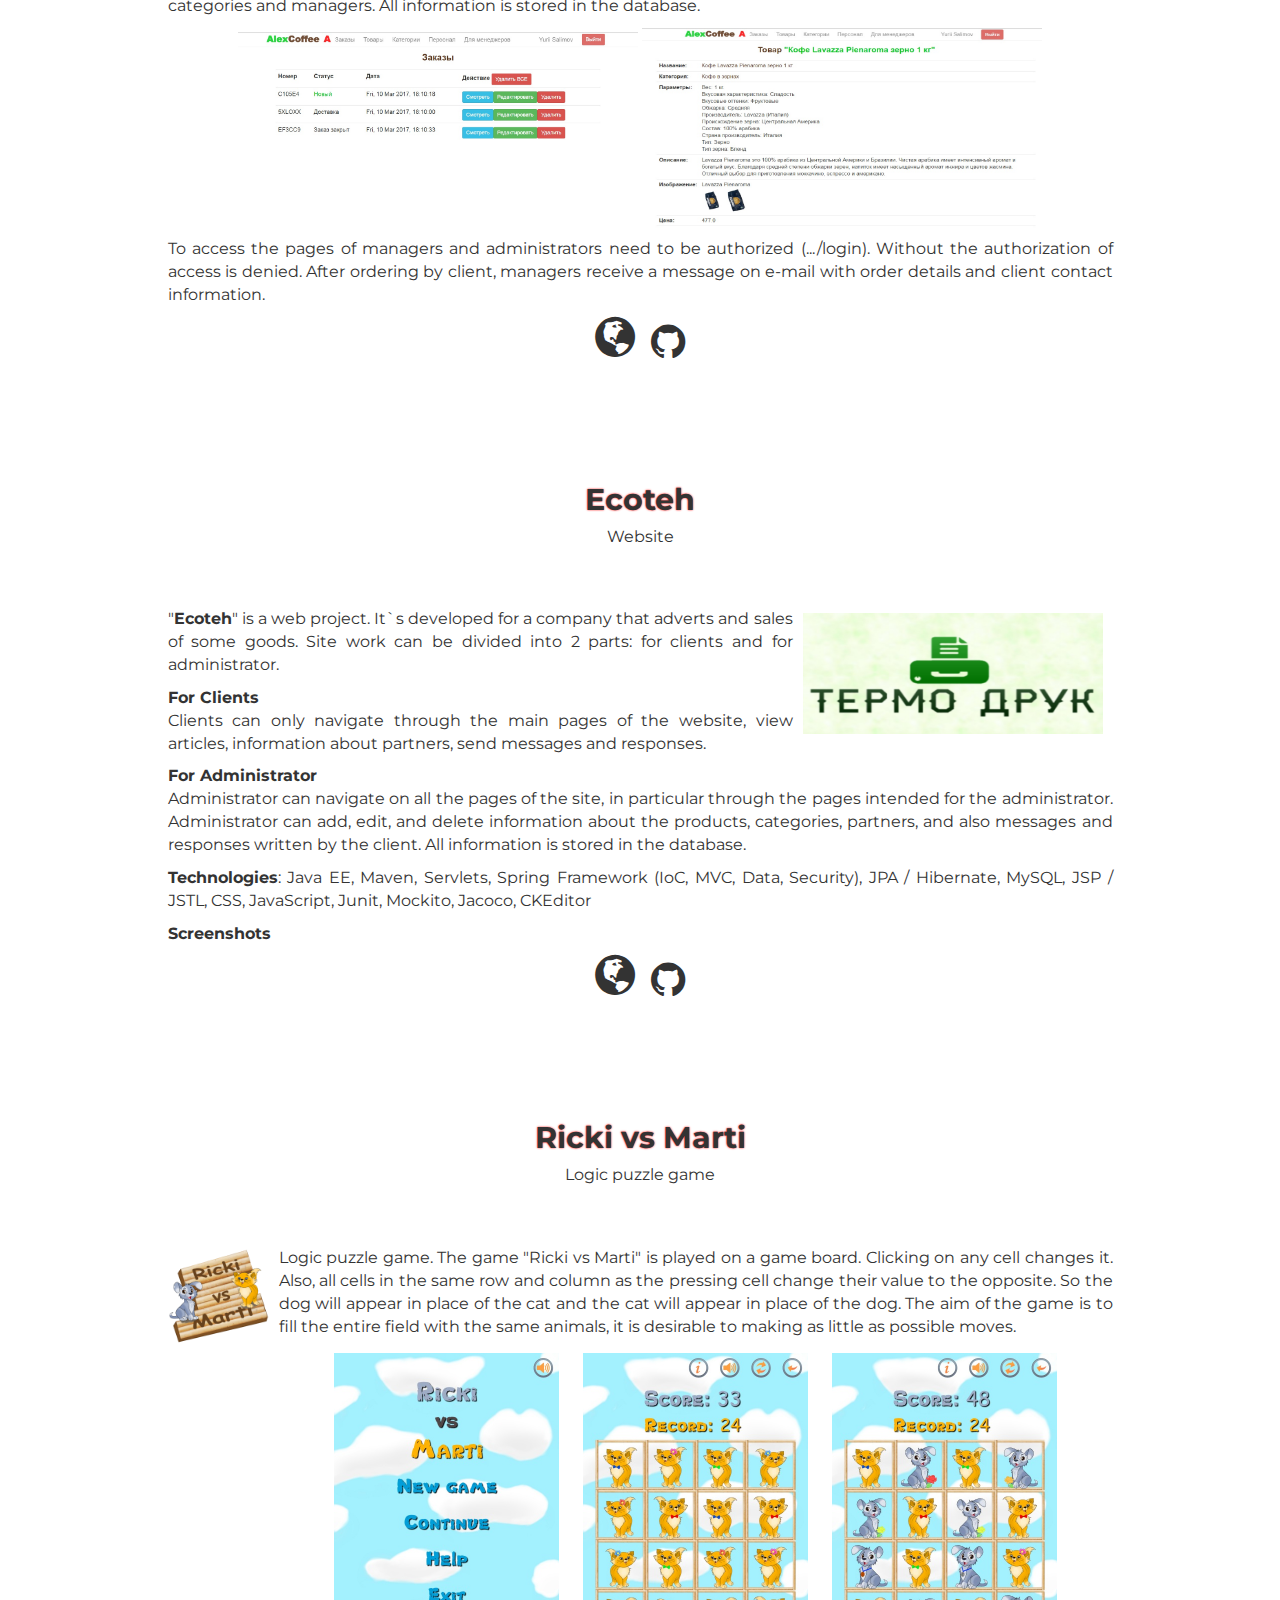
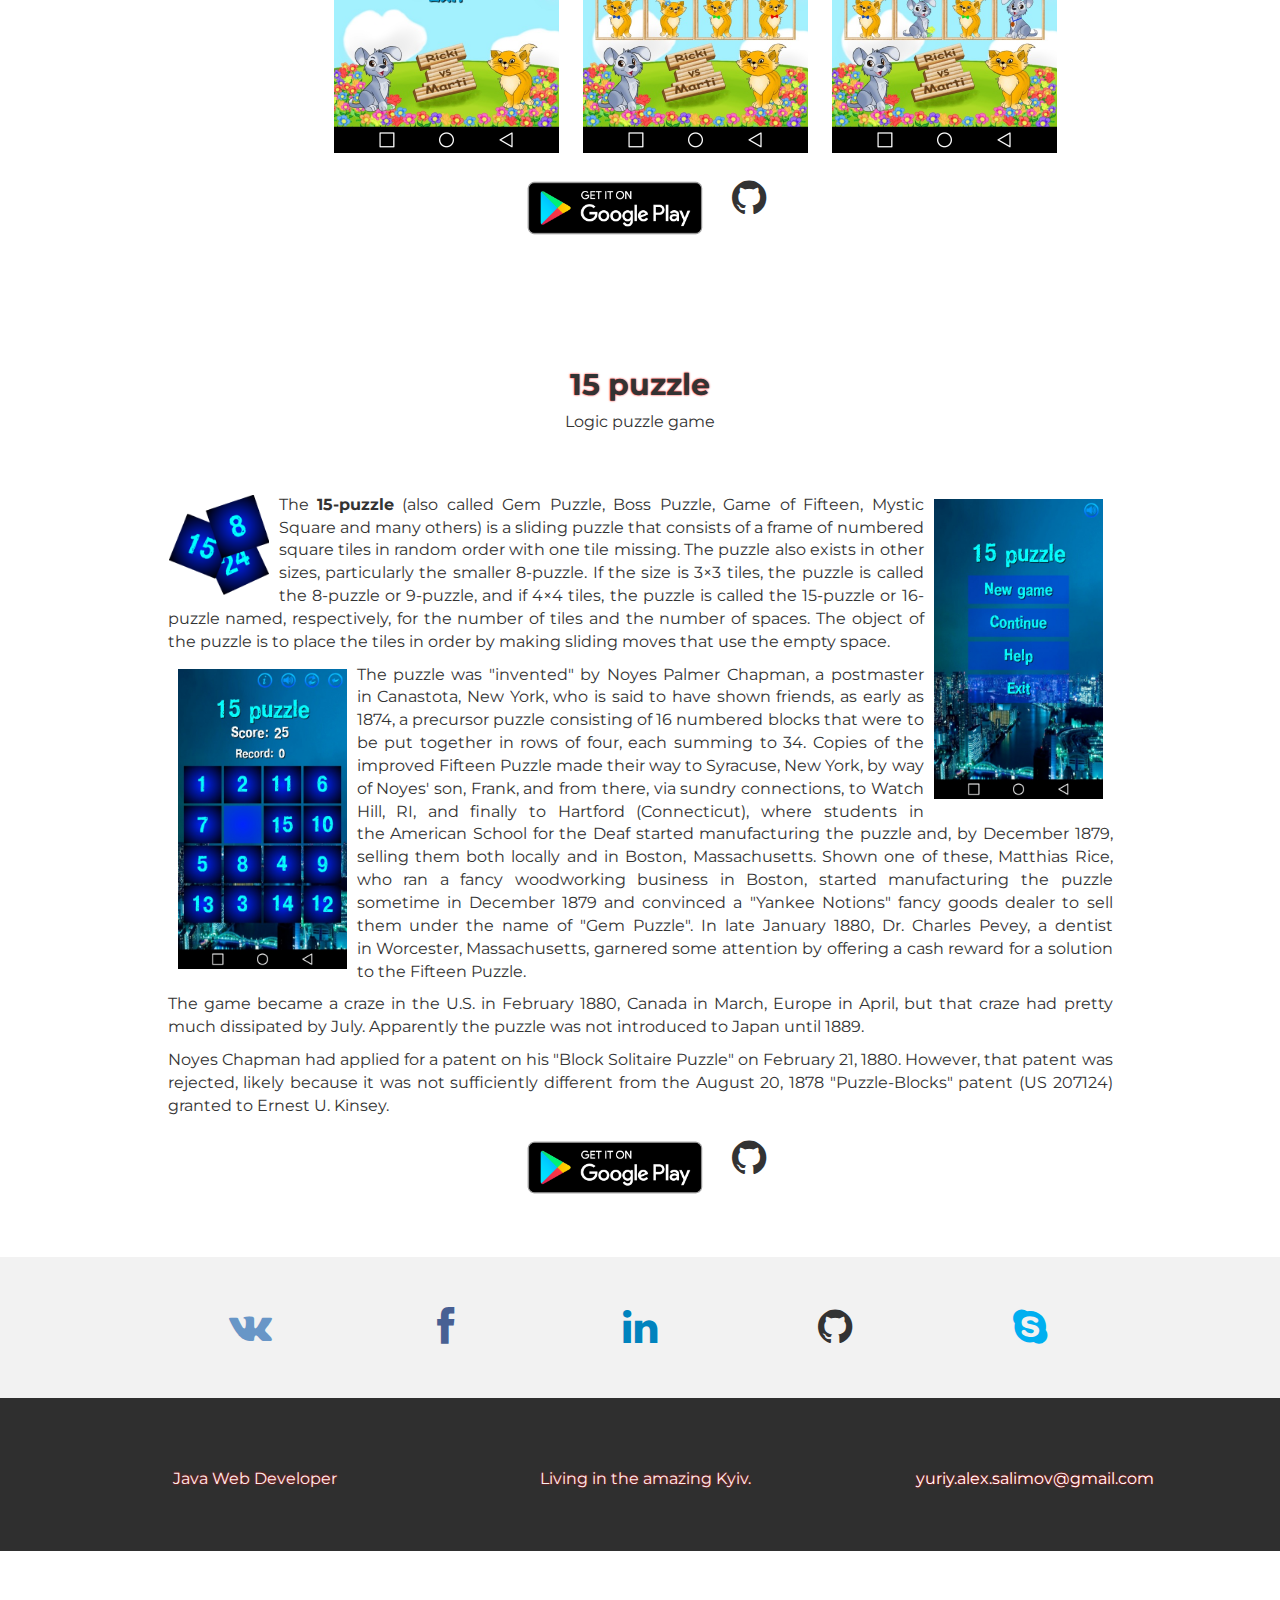
<file: old/index.html>
<!DOCTYPE html>
<html lang="en">
<head>
    <meta charset="utf-8">
    <meta http-equiv="X-UA-Compatible" content="IE=edge">
    <meta name="viewport" content="width=device-width, initial-scale=1">
    <meta name="author" content="Yurii Salimov (yuriy.alex.salimov@gmail.com)">
    <meta name="robots" content="index,follow">
    <meta name="google-site-verification" content="s8BZum0GUmH7apA9gB4MggSA753sVM7D_DVY59oAA6Q"/>
    <meta name="yandex-verification" content="b3833883a5a05ad5"/>
    <title>Yurii Salimov</title>
    <meta name="title" content="Yurii Salimov">
    <meta name="description" content="Yurii Salimov - Java Developer">
    <meta name="keywords" content="Yurii Salimov, Mr. Alex, Java Web Developer, J2EE, Java, J2SE"/>
    <link rel="shortcut icon" href="img/favicon.ico" type="image/x-icon">
    <link rel="icon" href="img/favicon.ico" type="image/x-icon">
    <link href="css/bootstrap.min.css" rel="stylesheet">
    <link href="css/style.min.css" rel="stylesheet">
    <link href="css/lightgallery.min.css" rel="stylesheet">
    <link href="css/font-awesome.min.css" rel="stylesheet">
</head>
<body>
<div class="navbar navbar-default navbar-fixed-top" role="navigation">
    <div class="container">
        <div class="navbar-header">
            <button type="button" class="navbar-toggle" data-toggle="collapse" data-target=".navbar-collapse">
                <span class="sr-only">Toggle navigation</span>
                <span class="icon-bar"></span>
                <span class="icon-bar"></span>
                <span class="icon-bar"></span>
            </button>
            <a class="navbar-brand" href="#home">Yurii Salimov</a>
        </div>
        <div class="navbar-collapse collapse">
            <ul class="nav navbar-nav navbar-right">
                <li><a href="#home">Home</a></li>
                <li><a href="#projects">Projects</a></li>
                <li><a href="#experience">Experience</a></li>
                <li><a href="#courses">Courses</a></li>
                <li><a href="#educations">Educations</a></li>
            </ul>
        </div>
    </div>
</div>
<section id="home">
    <div id="headerwrap">
        <div class="container">
            <div class="row">
                <div class="col-xs-12 col-md-6 col-lg-offset-3 col-sm-12 col-lg-6">
                    <h4>Hello, my name is</h4>
                    <h1>Yurii Salimov</h1>
                    <h4>Java Web Developer</h4>
                </div>
            </div>
        </div>
    </div>
</section>
<section id="projects">
    <section id="works">
        <div class="container">
            <div class="row centered mt mb">
                <h2>My Projects</h2>
                <div class="col-lg-1 col-md-1 col-sm-1"></div>
                <div class="col-xs-6 col-lg-5 col-md-5 col-sm-5 gallery">
                    <div class="centered">
                        <a href="#alex_coffee" title="Alex Coffee">
                            <img src="img/alexcoffee.jpg" class="img-responsive" alt="">
                            <br>
                            <h4>Alex Coffee</h4>
                        </a>
                        Website of coffee
                    </div>
                </div>
                <div class="col-xs-6 col-lg-5 col-md-5 col-sm-5 gallery">
                    <div class="centered">
                        <a href="#ecoteh" title="Ecoteh">
                            <img src="img/ecoteh_logo.jpg" class="img-responsive" alt="">
                            <br>
                            <h4>Ecoteh</h4>
                        </a>
                        Website "Ecoteh"
                    </div>
                </div>
                <div class="col-lg-1 col-md-1 col-sm-1"></div>
                <div class="clearfix"></div>
                <div class="col-lg-1 col-md-1 col-sm-1"></div>
                <div class="col-xs-6 col-lg-5 col-md-5 col-sm-5 gallery">
                    <div class="centered">
                        <a href="#rickivsmarti" title="Ricki vs Marti">
                            <img src="img/RickiVsMarti.jpg" class="img-responsive" alt="">
                            <br>
                            <h4>Ricki vs Marti</h4>
                        </a>
                        Logic puzzle game
                    </div>
                </div>
                <div class="col-xs-6 col-lg-5 col-md-5 col-sm-5 gallery">
                    <div class="centered">
                        <a href="#15puzzle" title="15 puzzle">
                            <img src="img/15puzzle.jpg" class="img-responsive" alt="">
                            <br>
                            <h4>15 puzzle</h4>
                        </a>
                        Logic puzzle game
                    </div>
                </div>
                <div class="col-lg-1 col-md-1 col-sm-1"></div>
            </div>
        </div>
    </section>
</section>
<section id="experience">
    <div class="container">
        <div class="row centered mt mb">
            <h2>Job Experience</h2>
            <div class="col-lg-8 col-lg-offset-2">
                <table>
                    <tr class="justify">
                        <td>
                            <a href="http://ecoteh.com.ua" title="Ecoteh" target="_blank">
                                <img src="img/ecoteh_logo.png" class="logo img-responsive" alt="">
                            </a>
                        </td>
                        <td>
                            <b>Java Web Developer</b><br>
                            <a href="http://ecoteh.com.ua" target="_blank">
                                Ecoteh
                            </a>
                            <br>
                            09.2016&nbsp;–&nbsp;Present (7&nbsp;months)
                        </td>
                    </tr>
                    <tr class="justify">
                        <td>
                            <a href="https://goit.ua" title="Go-It" target="_blank">
                                <img src="img/goit_logo.png" class="logo" alt="">
                            </a>
                        </td>
                        <td>
                            <b>Menthor, Java</b><br>
                            <a href="https://goit.ua" target="_blank">
                                Go-It
                            </a>
                            <br>
                            01.2017&nbsp;–&nbsp;Present (3&nbsp;months)
                        </td>
                    </tr>
                </table>
            </div>
        </div>
    </div>
</section>
<section id="courses">
    <div class="container">
        <div class="row centered mt mb">
            <h2>Courses</h2>
            <div class="col-lg-8 col-lg-offset-2">
                <table>
                    <tr class="justify">
                        <td>
                            <a href="https://prog.kiev.ua" title="Prog.kiev.ua" target="_blank">
                                <img src="img/prog.kiev.ua_logo.png" class="logo" alt="">
                            </a>
                        </td>
                        <td>
                            <b>Java OOP and Java Pro</b><br>
                            <a href="https://prog.kiev.ua" target="_blank">
                                Prog.kiev.ua
                            </a>
                            <br>
                            01.2016&nbsp;–&nbsp;06.2016 (6&nbsp;months)
                        </td>
                        <td class="hidden-xs">
                            <a href="img/prog.kiev.ua_certificate.png" target="_blank"
                               title="Prog.kiev.ua, certificate">
                                <button class="btn btn-default">
                                    <span class="glyphicon glyphicon-eye-open" aria-hidden="true"></span>
                                    &nbsp;View&nbsp;certificate
                                </button>
                            </a>
                        </td>
                    </tr>
                    <tr class="visible-xs justify">
                        <td></td>
                        <td>
                            <a href="img/prog.kiev.ua_certificate.png" target="_blank"
                               title="Prog.kiev.ua, certificate">
                                <button class="btn btn-default">
                                    <span class="glyphicon glyphicon-eye-open" aria-hidden="true"></span>
                                    &nbsp;View&nbsp;certificate
                                </button>
                            </a>
                        </td>
                        <td></td>
                    </tr>
                    <tr class="justify">
                        <td>
                            <a href="https://www.sololearn.com" title="Sololearn" target="_blank">
                                <img src="img/sololearn_logo.png" class="logo" alt="">
                            </a>
                        </td>
                        <td>
                            <b>Java Tutorial course</b><br>
                            <a href="https://www.sololearn.com" target="_blank">
                                Sololearn
                            </a>
                            <br>
                            01.2017&nbsp;–&nbsp;02.2017 (2&nbsp;months)
                        </td>
                        <td class="hidden-xs">
                            <a href="pdf/sololearn_java_tutorial_course.pdf" target="_blank"
                               title="Sololearn Java Tutorial course certificate">
                                <button class="btn btn-default">
                                    <span class="glyphicon glyphicon-eye-open" aria-hidden="true"></span>
                                    &nbsp;View&nbsp;certificate
                                </button>
                            </a>
                        </td>
                    </tr>
                    <tr class="visible-xs justify">
                        <td></td>
                        <td>
                            <a href="pdf/sololearn_java_tutorial_course.pdf" target="_blank"
                               title="Sololearn Java Tutorial course certificate">
                                <button class="btn btn-default">
                                    <span class="glyphicon glyphicon-eye-open" aria-hidden="true"></span>
                                    &nbsp;View&nbsp;certificate
                                </button>
                            </a>
                        </td>
                        <td></td>
                    </tr>
                    <tr class="justify">
                        <td>
                            <a href="https://www.sololearn.com" title="Sololearn" target="_blank">
                                <img src="img/sololearn_logo.png" class="logo" alt="">
                            </a>
                        </td>
                        <td>
                            <b>SQL Fundamentals</b><br>
                            <a href="https://www.sololearn.com" target="_blank">
                                Sololearn
                            </a>
                            <br>
                            02.2017&nbsp;–&nbsp;02.2017 (1&nbsp;month)
                        </td>
                        <td class="hidden-xs">
                            <a href="pdf/sololearn_sql_fundamentals_course.pdf" target="_blank"
                               title="Sololearn SQL Fundamentals course certificate">
                                <button class="btn btn-default">
                                    <span class="glyphicon glyphicon-eye-open" aria-hidden="true"></span>
                                    &nbsp;View&nbsp;certificate
                                </button>
                            </a>
                        </td>
                    </tr>
                    <tr class="visible-xs justify">
                        <td></td>
                        <td>
                            <a href="pdf/sololearn_sql_fundamentals_course.pdf" target="_blank"
                               title="Sololearn SQL Fundamentals course certificate">
                                <button class="btn btn-default">
                                    <span class="glyphicon glyphicon-eye-open" aria-hidden="true"></span>
                                    &nbsp;View&nbsp;certificate
                                </button>
                            </a>
                        </td>
                        <td></td>
                    </tr>
                    <tr class="justify">
                        <td>
                            <a href="https://www.sololearn.com" title="Sololearn" target="_blank">
                                <img src="img/sololearn_logo.png" class="logo" alt="">
                            </a>
                        </td>
                        <td>
                            <b>HTML Fundamentals</b><br>
                            <a href="https://www.sololearn.com" target="_blank">
                                Sololearn
                            </a>
                            <br>
                            03.2017&nbsp;–&nbsp;03.2017 (1&nbsp;month)
                        </td>
                        <td class="hidden-xs">
                            <a href="pdf/sololearn_html_fundamentals_course.pdf" target="_blank"
                               title="Sololearn HTML Fundamentals course certificate">
                                <button class="btn btn-default">
                                    <span class="glyphicon glyphicon-eye-open" aria-hidden="true"></span>
                                    &nbsp;View&nbsp;certificate
                                </button>
                            </a>
                        </td>
                    </tr>
                    <tr class="visible-xs justify">
                        <td></td>
                        <td>
                            <a href="pdf/sololearn_html_fundamentals_course.pdf" target="_blank"
                               title="Sololearn HTML Fundamentals course certificate">
                                <button class="btn btn-default">
                                    <span class="glyphicon glyphicon-eye-open" aria-hidden="true"></span>
                                    &nbsp;View&nbsp;certificate
                                </button>
                            </a>
                        </td>
                        <td></td>
                    </tr>
                    <tr class="justify">
                        <td>
                            <a href="https://www.sololearn.com" title="Sololearn" target="_blank">
                                <img src="img/sololearn_logo.png" class="logo" alt="">
                            </a>
                        </td>
                        <td>
                            <b>CSS Fundamentals</b><br>
                            <a href="https://www.sololearn.com" target="_blank">
                                Sololearn
                            </a>
                            <br>
                            03.2017&nbsp;–&nbsp;03.2017 (1&nbsp;month)
                        </td>
                        <td class="hidden-xs">
                            <a href="pdf/sololearn_css_fundamentals_course.pdf" target="_blank"
                               title="Sololearn CSS Fundamentals course certificate">
                                <button class="btn btn-default">
                                    <span class="glyphicon glyphicon-eye-open" aria-hidden="true"></span>
                                    &nbsp;View&nbsp;certificate
                                </button>
                            </a>
                        </td>
                    </tr>
                    <tr class="visible-xs justify">
                        <td></td>
                        <td>
                            <a href="pdf/sololearn_css_fundamentals_course.pdf" target="_blank"
                               title="Sololearn CSS Fundamentals course certificate">
                                <button class="btn btn-default">
                                    <span class="glyphicon glyphicon-eye-open" aria-hidden="true"></span>
                                    &nbsp;View&nbsp;certificate
                                </button>
                            </a>
                        </td>
                        <td></td>
                    </tr>
                </table>
            </div>
        </div>
    </div>
</section>
<section id="educations">
    <div class="container">
        <div class="row centered mt mb">
            <h2>Educations</h2>
            <div class="col-lg-8 col-lg-offset-2">
                <table>
                    <tr class="justify">
                        <td>
                            <a href="http://www.univ.kiev.ua/en/" target="_blank"
                               title="Taras Shevchenko National University of Kyiv">
                                <img src="img/knu_logo.png" class="logo" alt="">
                            </a>
                        </td>
                        <td>
                            <b>
                                Master of physics,
                                <a href="http://exp.phys.univ.kiev.ua" target="_blank">Photonics</a>,
                                <a href="http://www.phys.univ.kiev.ua/en/" target="_blank">Faculty of Physics</a>
                            </b>
                            <br>
                            <a href="http://www.univ.kiev.ua/en/" target="_blank">
                                Taras Shevchenko National University of Kyiv
                            </a>
                            <br>
                            09.2014&nbsp;–&nbsp;06.2016, <span title="Grade">96.5 / 100</span>
                        </td>
                        <td class="hidden-xs">
                            <a href="pdf/master_diploma.pdf" target="_blank" title="KNU, master certificate">
                                <button class="btn btn-default">
                                    <span class="glyphicon glyphicon-eye-open" aria-hidden="true"></span>
                                    &nbsp;View&nbsp;certificate
                                </button>
                            </a>
                        </td>
                    </tr>
                    <tr class="visible-xs justify">
                        <td></td>
                        <td>
                            <a href="pdf/master_diploma.pdf" target="_blank" title="KNU, master certificate">
                                <button class="btn btn-default">
                                    <span class="glyphicon glyphicon-eye-open" aria-hidden="true"></span>
                                    &nbsp;View&nbsp;certificate
                                </button>
                            </a>
                        </td>
                        <td></td>
                    </tr>
                    <tr class="justify">
                        <td>
                            <a href="http://www.univ.kiev.ua/en/" target="_blank"
                               title="Taras Shevchenko National University of Kyiv">
                                <img src="img/knu_logo.png" class="logo" alt="">
                            </a>
                        </td>
                        <td>
                            <b>
                                Bachelor of physics,
                                <a href="http://exp.phys.univ.kiev.ua" target="_blank">Photonics</a>,
                                <a href="http://www.phys.univ.kiev.ua/en/" target="_blank">Faculty of Physics</a>
                            </b>
                            <br>
                            <a href="http://www.univ.kiev.ua/en/" target="_blank">
                                Taras Shevchenko National University of Kyiv
                            </a>
                            <br>
                            09.2010&nbsp;–&nbsp;06.2014, <span title="Grade">89.21 / 100</span>
                        </td>
                        <td class="hidden-xs">
                            <a href="pdf/bachelor_diploma.pdf" target="_blank" title="KNU, bachelor certificate">
                                <button class="btn btn-default">
                                    <span class="glyphicon glyphicon-eye-open" aria-hidden="true"></span>
                                    &nbsp;View&nbsp;certificate
                                </button>
                            </a>
                        </td>
                    </tr>
                    <tr class="visible-xs justify">
                        <td></td>
                        <td>
                            <a href="pdf/bachelor_diploma.pdf" target="_blank" title="KNU, bachelor certificate">
                                <button class="btn btn-default">
                                    <span class="glyphicon glyphicon-eye-open" aria-hidden="true"></span>
                                    &nbsp;View&nbsp;certificate
                                </button>
                            </a>
                        </td>
                        <td></td>
                    </tr>
                </table>
            </div>
        </div>
    </div>
</section>
<section id="skills">
    <div class="container">
        <div class="row mb">
            <div class="col-lg-8 col-lg-offset-2">
                <h3>Skills</h3>
                &bull;&nbsp;OOP Basics<br>
                &bull;&nbsp;IO, Multithreading<br>
                &bull;&nbsp;Generics, Collections<br>
                &bull;&nbsp;XML, DOM, JAXB, JSON<br>
                &bull;&nbsp;Servlets, JSP, JSTL<br>
                &bull;&nbsp;MySQL, JPA, Hibernate<br>
                &bull;&nbsp;Spring IoC, MVC, Data, Security<br>
                &bull;&nbsp;Patterns (Iterator, Singleton et al.)<br>
                &bull;&nbsp;Junit, Mockito, Jacoco<br>
                &bull;&nbsp;Maven<br>
                &bull;&nbsp;Tomcat<br> &bull;&nbsp;IDE: IntelliJ IDEA, NetBeans<br>
                &bull;&nbsp;Fundamental: HTML, CSS, Unix
            </div>
        </div>
    </div>
</section>
<section id="language">
    <div class="container">
        <div class="row mb">
            <div class="col-lg-8 col-lg-offset-2">
                <h3>Language</h3>
                &bull;&nbsp;English &nbsp;–&nbsp; Pre-Intermediate<br>
                &bull;&nbsp;Ukrainian &nbsp;–&nbsp; Proficiency<br>
                &bull;&nbsp;Russian &nbsp;–&nbsp; Proficiency
            </div>
        </div>
    </div>
</section>
<section id="alex_coffee">
    <div class="container">
        <div class="row centered mt mb">
            <div>
                <h2>Alex Coffee</h2>
                Website of coffee
            </div>
            <div class="col-lg-10 col-lg-offset-1 mt">
                <p>
                <p class="justify">
                    <a href="http://alexcoffee.com.ua" target="_blank" title="Alex Coffee Website">
                        <img src="img/alexcoffee_logo.png" title="Alex Coffee" alt=""
                             style="max-width:400px; max-height:200px; width:100%"/>
                    </a>
                </p>
                <p class="justify">
                    &quot;Alex Coffee&quot; is the online shop of a beautiful and aromatic
                    coffee for You and friends. Here You can buy coffee beans, ground coffee, coffee in mono doses and
                    in capsules. Coffee is a drink of the real programmer. :-)
                </p>
                <p class="justify">
                    <em><strong>Used Technologies</strong></em>: Java EE, Maven, Servlets,
                    Spring Framework (IoC, MVC, Data, Security), JPA / Hibernate, MySQL, JSP / JSTL, Bootstrap, CSS, JS,
                    Junit, Mockito, Jacoco.
                </p>
                <p class="justify">
                    Shop work can be divided into 3 parts: for clients, for administrator and for managers.
                </p>
                <p class="justify">
                    <strong>For clients</strong>
                </p>
                <p class="justify">
                    Clients can only navigate on the main pages of the website, view products and make orders.
                </p>
                <p class="centered">
                    <a href="img/alexcoffee_categories.jpg" rel="lightgallery[ac]"
                       title="Categories | Alex Coffee">
                        <img src="img/alexcoffee_categories.jpg" title="Categories | Alex Coffee"
                             class="ac" alt=""/>
                    </a>
                    <a href="img/alexcoffee_product.jpg" rel="lightgallery[ac]" title="Product | Alex Coffee">
                        <img src="img/alexcoffee_product.jpg" title="Product | Alex Coffee" class="ac" alt=""/>
                    </a>
                </p>
                <p class="justify">
                    <strong>For Managers</strong>
                </p>
                <p class="justify">
                    Managers can navigate on the main pages of the site and the pages intended
                    for managers (.../manager). Managers have the access to edit information about the orders after
                    consultation with the customer, view information about the site personnel to enable communication
                    with colleagues.
                </p>
                <p class="centered">
                    <a href="img/alexcoffee_manager_orders.jpg" title="Manager orders | Alex Coffee"
                       rel="lightgallery[ac]">
                        <img src="img/alexcoffee_manager_orders.jpg" title="Manager orders | Alex Coffee"
                             class="ac" alt=""/>
                    </a>
                    <a href="img/alexcoffee_manager_edit_order.jpg" title="Manager order | Alex Coffee"
                       rel="lightgallery[ac]">
                        <img src="img/alexcoffee_manager_edit_order.jpg" title="Manager order | Alex Coffee"
                             class="ac" alt=""/>
                    </a>
                </p>
                <p class="justify">
                    <strong>For Administrator</strong>
                </p>
                <p class="justify">
                    Administrator can navigate on all the pages of the site, in particular
                    through the pages of managers and pages intended for the administrator (.../admin). Administrator
                    can add, edit, and delete information about the products, categories and managers. All information
                    is stored in the database.
                </p>
                <p class="centered">
                    <a href="img/alexcoffee_admin_orders.jpg" title="Admin orders | Alex Coffee" rel="lightgallery[ac]">
                        <img src="img/alexcoffee_admin_orders.jpg" title="Admin orders | Alex Coffee"
                             class="ac" alt=""/>
                    </a>
                    <a href="img/alexcoffee_admin_product.jpg" title="Product | Alex Coffee" rel="lightgallery[ac]">
                        <img src="img/alexcoffee_admin_product.jpg" title="Product | Alex Coffee"
                             class="ac" alt=""/>
                    </a>
                </p>
                <p class="justify">
                    To access the pages of managers and administrators need to be authorized
                    (.../login). Without the authorization of access is denied. After ordering by client, managers
                    receive a message on e-mail with order details and client contact information.
                </p>
                <div>
                    <a href="http://alexcoffee.com.ua" title="Link to the Project" target="_blank">
                        <span class="glyphicon glyphicon-globe big-glyphicon" aria-hidden="true"></span>
                    </a>
                    &nbsp;&nbsp;
                    <a href="https://github.com/YuriiSalimov/AlexCoffee" title="Source | GitHub" target="_blank">
                        <i class="fa fa-github"></i>
                    </a>
                </div>
            </div>
        </div>
    </div>
</section>
<section id="ecoteh">
    <div class="container">
        <div class="row centered mt mb">
            <div>
                <h2>Ecoteh</h2>
                Website
            </div>
            <div class="col-lg-10 col-lg-offset-1 mt">
                <p>
                <p class="justify">
                    <a href="http://alexcoffee.com.ua/ecoteh" target="_blank" title="Ecoteh Website">
                        <img src="img/ecoteh_logo.jpg" title="Ecoteh" class="right" alt=""
                             style="height:121px; margin:5px 10px; width:300px"/>
                    </a>
                    &quot;<strong>Ecoteh</strong>&quot;
                    is a web project. It`s developed for a company that adverts and sales of some goods. Site work can
                    be divided into 2 parts:&nbsp;for clients&nbsp;and&nbsp;for administrator.
                </p>
                <p class="justify">
                    <strong>For Clients</strong><br/>
                    Clients can only navigate through the main pages of the website, view articles, information about
                    partners, send messages and responses.
                </p>
                <p class="justify">
                    <strong>For Administrator</strong><br/>
                    Administrator can navigate on all
                    the pages of the site, in particular through the pages intended for the administrator. Administrator
                    can add, edit, and delete information about the products, categories, partners, and also messages
                    and responses written by the client. All information is stored in the database.
                </p>
                <p class="justify">
                    <strong>Technologies</strong>: Java EE, Maven, Servlets, Spring Framework
                    (IoC, MVC, Data, Security), JPA / Hibernate, MySQL, JSP / JSTL, CSS, JavaScript, Junit, Mockito,
                    Jacoco, CKEditor
                </p>
                <p class="justify">
                    <a href="img/ecoteh_home_1.jpg" rel="lightgallery[eco]" title="Ecoteh">
                        <strong>Screenshots</strong>
                    </a>
                    <a href="img/ecoteh_home_2.jpg" rel="lightgallery[eco]" title="Ecoteh"></a>
                    <a href="img/ecoteh_home_3.jpg" rel="lightgallery[eco]" title="Ecoteh"></a>
                    <a href="img/ecoteh_home_4.jpg" rel="lightgallery[eco]" title="Ecoteh"></a>
                    <a href="img/ecoteh_article_1.jpg" rel="lightgallery[eco]" title="Ecoteh"></a>
                    <a href="img/ecoteh_article_2.jpg" rel="lightgallery[eco]" title="Ecoteh"></a>
                    <a href="img/ecoteh_company.jpg" rel="lightgallery[eco]" title="Ecoteh"></a>
                    <a href="img/ecoteh_contacts.jpg" rel="lightgallery[eco]" title="Ecoteh"></a>
                </p>
                <div>
                    <a href="http://alexcoffee.com.ua/ecoteh" title="Link to the Project" target="_blank">
                        <span class="glyphicon glyphicon-globe big-glyphicon" aria-hidden="true"></span>
                    </a>
                    &nbsp;&nbsp;
                    <a href="https://github.com/YuriiSalimov/Ecoteh" title="Source | GitHub" target="_blank">
                        <i class="fa fa-github"></i>
                    </a>
                </div>
            </div>
        </div>
    </div>
</section>
<section id="rickivsmarti">
    <div class="container">
        <div class="row centered mt mb">
            <div>
                <h2>Ricki vs Marti</h2>
                Logic puzzle game
            </div>
            <div class="col-lg-10 col-lg-offset-1 mt">
                <p>
                <p class="justify">
                    <a href="https://play.google.com/store/apps/details?id=com.mr_alex.rickivsmartin"
                       title="Ricki vs Marti | Google Play" target="_blank">
                        <img src="img/RickiVsMarti_logo.png" class="left logo" alt=""/>
                    </a>
                    Logic puzzle game. The game &quot;Ricki vs Marti&quot; is played on a game board. Clicking on any
                    cell changes it. Also, all cells in the same row and column as the pressing cell change their value
                    to the opposite. So the dog will appear in place of the cat and the cat will appear in place of the
                    dog. The aim of the game is to fill the entire field with the same animals, it is desirable to
                    making as little as possible moves.</p>
                <p class="centered">
                    <a href="img/RickiVsMarti_slide_1.jpg" rel="lightgallery[rvm]" title="Ricki vs Marti">
                        <img src="img/RickiVsMarti_slide_1.jpg" title="Ricki vs Marti" class="rvm" alt=""/>
                    </a>
                    <a href="img/RickiVsMarti_slide_2.jpg" rel="lightgallery[rvm]" title="Ricki vs Marti">
                        <img src="img/RickiVsMarti_slide_2.jpg" title="Ricki vs Marti" class="rvm" alt=""/>
                    </a>
                    <a href="img/RickiVsMarti_slide_2.jpg" rel="lightgallery[rvm]" title="Ricki vs Marti">
                        <img src="img/RickiVsMarti_slide_3.jpg" title="Ricki vs Marti" class="rvm" alt=""/>
                    </a>
                </p>
                <div>
                    <a href="https://play.google.com/store/apps/details?id=com.mr_alex.rickivsmartin"
                       title="Ricki vs Marti | Google Play" target="_blank">
                        <img src="img/google-play-badge.png" class="google-play-badge" alt=""
                             title="Ricki vs Marti | Google Play">
                    </a>
                    &nbsp;&nbsp;
                    <a href="https://github.com/YuriiSalimov/RickiVsMartin" title="Source | GitHub" target="_blank">
                        <i class="fa fa-github"></i>
                    </a>
                </div>
            </div>
        </div>
    </div>
</section>
<section id="15puzzle">
    <div class="container">
        <div class="row centered mt mb">
            <div>
                <h2>15 puzzle</h2>
                Logic puzzle game
            </div>
            <div class="col-lg-10 col-lg-offset-1 mt">
                <p>
                <p class="justify">
                    <a href="https://play.google.com/store/apps/details?id=com.mr_alex.pyatnashki"
                       title="15 puzzle | Google Play" target="_blank">
                        <img src="img/15puzzle_logo.png" class="left logo" alt=""/>
                    </a>
                    <a href="img/15puzzle_slide_1.jpg" rel="lightgallery[15p]" title="15 puzzle">
                        <img src="img/15puzzle_slide_1.jpg" title="15 puzzle" class="right puzzle" alt=""/>
                    </a>
                    The <a href="https://en.wikipedia.org/wiki/15_puzzle" title="Wikipedia"
                           target="_blank"><strong>15-puzzle</strong></a> (also called Gem Puzzle, Boss Puzzle, Game of
                    Fifteen, Mystic Square and many others) is a sliding puzzle that consists of a frame of numbered
                    square tiles in random order with one tile missing. The puzzle also exists in other sizes,
                    particularly the smaller 8-puzzle. If the size is 3&times;3 tiles, the puzzle is called the 8-puzzle
                    or 9-puzzle, and if 4&times;4 tiles, the puzzle is called the 15-puzzle or 16-puzzle named,
                    respectively, for the number of tiles and the number of spaces. The object of the puzzle is to place
                    the tiles in order by making sliding moves that use the empty space.
                </p>
                <p class="justify">
                    <a href="img/15puzzle_slide_3.jpg" rel="lightgallery[15p]" title="15 puzzle">
                        <img src="img/15puzzle_slide_3.jpg" title="15 puzzle" class="left puzzle" alt=""/>
                    </a>
                    The puzzle was &quot;invented&quot; by Noyes Palmer Chapman,&nbsp;a
                    postmaster in&nbsp;Canastota, New York, who is said to have shown friends, as early as 1874, a
                    precursor puzzle consisting of 16 numbered blocks that were to be put together in rows of
                    four,&nbsp;each summing to 34. Copies of the improved Fifteen Puzzle made their way to&nbsp;Syracuse,
                    New York, by way of Noyes&#39; son, Frank, and from there, via sundry connections, to&nbsp;Watch
                    Hill, RI, and finally to&nbsp;Hartford&nbsp;(Connecticut), where students in the&nbsp;American
                    School for the Deaf&nbsp;started manufacturing the puzzle and, by December 1879, selling them both
                    locally and in&nbsp;Boston, Massachusetts. Shown one of these, Matthias Rice, who ran a fancy
                    woodworking business in Boston, started manufacturing the puzzle sometime in December 1879 and
                    convinced a &quot;Yankee Notions&quot; fancy goods dealer to sell them under the name of &quot;Gem
                    Puzzle&quot;. In late January 1880, Dr. Charles Pevey, a dentist in&nbsp;Worcester, Massachusetts,
                    garnered some attention by offering a cash reward for a solution to the Fifteen Puzzle.
                </p>
                <p class="justify">
                    The game became a craze in the&nbsp;U.S.&nbsp;in February 1880,&nbsp;Canada&nbsp;in
                    March,&nbsp;Europe&nbsp;in April, but that craze had pretty much dissipated by July. Apparently the
                    puzzle was not introduced to&nbsp;Japan&nbsp;until 1889.
                </p>
                <p class="justify">
                    Noyes Chapman had applied for a patent on his &quot;Block Solitaire Puzzle&quot;
                    on February 21, 1880. However, that patent was rejected, likely because it was not sufficiently
                    different from the August 20, 1878 &quot;Puzzle-Blocks&quot; patent (US 207124) granted to Ernest U.
                    Kinsey.
                    <a href="img/15puzzle_slide_2.jpg" rel="lightgallery[15p]" title="15 puzzle"></a>
                </p>
                <div>
                    <a href="https://play.google.com/store/apps/details?id=com.mr_alex.pyatnashki"
                       title="15 puzzle | Google Play" target="_blank">
                        <img src="img/google-play-badge.png" class="google-play-badge" alt=""/>
                    </a>
                    &nbsp;&nbsp;
                    <a href="https://github.com/YuriiSalimov/15puzzle" title="Source | GitHub" target="_blank">
                        <i class="fa fa-github"></i>
                    </a>
                </div>
            </div>
        </div>
    </div>
</section>
<div id="social">
    <div class="container">
        <div class="row centered">
            <div class="col-xs-1 col-lg-1 col-md-1 col-sm-1"></div>
            <div class="col-xs-2 col-lg-2 col-md-2 col-sm-2">
                <a href="https://vk.com/yurii.salimov" title="Vkontakte Profile" target="_blank">
                    <i class="fa fa-vk"></i>
                </a>
            </div>
            <div class="col-xs-2 col-lg-2 col-md-2 col-sm-2">
                <a href="https://www.facebook.com/yurii.alex.salimov" title="Facebook Profile" target="_blank">
                    <i class="fa fa-facebook"></i>
                </a>
            </div>
            <div class="col-xs-2  col-md-2 col-sm-2">
                <a href="https://ua.linkedin.com/in/yurii-salimov" title="Linkedin Profile" target="_blank">
                    <i class="fa fa-linkedin"></i>
                </a>
            </div>
            <div class="col-xs-2 col-lg-2 col-md-2 col-sm-2">
                <a href="https://github.com/YuriiSalimov" title="GitHun Profile" target="_blank">
                    <i class="fa fa-github"></i>
                </a>
            </div>
            <div class="col-xs-2 col-lg-2 col-md-2 col-sm-2">
                <a href="skype:yurii.salimov?call" title="Call on Skype">
                    <i class="fa fa-skype"></i>
                </a>
            </div>
            <div class="col-xs-1 col-lg-1 col-md-1 col-sm-1"></div>
        </div>
    </div>
</div>
<div id="footer">
    <div class="container">
        <div class="row centered">
            <div class="col-lg-4">
                <p>
                    Java Web Developer
                </p>
            </div>
            <div class="col-lg-4">
                <p>
                    Living in the amazing Kyiv.
                </p>
            </div>
            <div class="col-lg-4">
                <p>
                    <a href="mailto:yuriy.alex.salimov@gmail.com" title="Send mail" target="_blank">
                        yuriy.alex.salimov@gmail.com
                    </a>
                </p>
            </div>
        </div>
    </div>
</div>
<script src="js/jquery.min.js" type="text/javascript"></script>
<script src="js/bootstrap.min.js" type="text/javascript"></script>
<script src="js/anchor.min.js" type="text/javascript"></script>
<script src="js/lightgallery.min.js" type="text/javascript"></script>
</body>
</html>
</file>
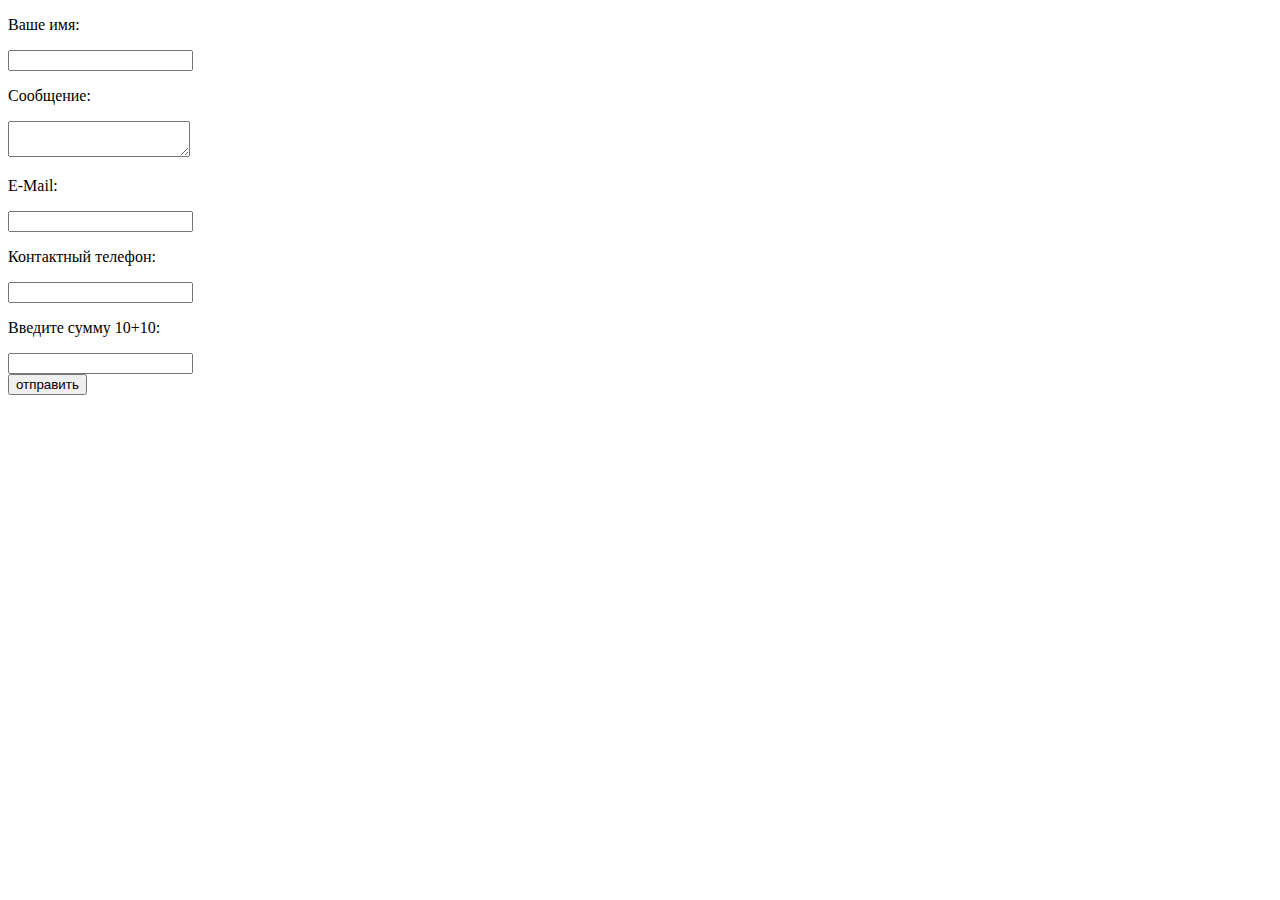
<file: form.html>
<!DOCTYPE html>
<html lang="en">
<head>
    <meta charset="UTF-8">
    <title>Title</title>
    <script type="text/javascript" src="data.js"></script>
</head>
<body>
<form action='index.php' method='post'>
    <p> Ваше имя: </p>
    <input type='text' name='fnm' value=''>
    <p> Сообщение: </p>
    <textarea name='text'></textarea>
    <p> E-Mail: </p>
    <input type='text' name='email' value=''>
    <p> Контактный телефон: </p>
    <input type='text' name='phone' value=''>
    <p> Введите сумму 10+10: </p>
    <input type='text' name='summa' id='summa' value=''><br>
    <input type='hidden' name='hidden' value='ok'>
    <input type='submit' value='отправить' name='Submit' onClick='return Formdata(this.form)'>
</form>
</body>
</html>
</file>
<file: fonts/style.min.css>
@font-face{font-family:'geometriaheavy';src:url('geometria-heavy-webfont.eot');src:url('geometria-heavy-webfont.eot?#iefix') format('embedded-opentype'),url('geometria-heavy-webfont.woff2') format('woff2'),url('geometria-heavy-webfont.woff') format('woff'),url('geometria-heavy-webfont.ttf') format('truetype'),url('geometria-heavy-webfont.svg#geometriaheavy') format('svg');font-weight:normal;font-style:normal}@font-face{font-family:'geometrialight';src:url('geometria-light-webfont.eot');src:url('geometria-light-webfont.eot?#iefix') format('embedded-opentype'),url('geometria-light-webfont.woff2') format('woff2'),url('geometria-light-webfont.woff') format('woff'),url('geometria-light-webfont.ttf') format('truetype'),url('geometria-light-webfont.svg#geometrialight') format('svg');font-weight:normal;font-style:normal}@font-face{font-family:'pf_din_text_cond_proXBlk';src:url('pfdintextcondpro-xblack-webfont.eot');src:url('pfdintextcondpro-xblack-webfont.eot?#iefix') format('embedded-opentype'),url('pfdintextcondpro-xblack-webfont.woff2') format('woff2'),url('pfdintextcondpro-xblack-webfont.woff') format('woff'),url('pfdintextcondpro-xblack-webfont.ttf') format('truetype'),url('pfdintextcondpro-xblack-webfont.svg#pf_din_text_cond_proXBlk') format('svg');font-weight:normal;font-style:normal}
</file>
<file: css/style.min.css>
@import url(http://fonts.googleapis.com/css?family=Montserrat:400,700);::-moz-selection{color:#f00;text-shadow:none}::selection{color:#f00;text-shadow:none}hr{display:block;height:1px;border:0;border-top:1px solid #ccc;margin:1em 0;padding:0}.centered{text-align:center}.mt{margin-top:50px}.mb{margin-bottom:50px}body{font-family:'Montserrat',sans-serif;font-weight:400;font-size:16px;-webkit-font-smoothing:antialiased;-webkit-overflow-scrolling:touch}h1,h2,h3,h4,h5,h6{font-weight:700;text-shadow:red 0 0 2px}a{color:#000}.navbar a,#footer a{color:#fff}a:hover,a:active{color:#f00}a:focus{outline:thin dotted;outline:5px auto -webkit-focus-ring-color;outline-offset:-2px}a:active,a:hover{outline:0}a,a:hover,a:visited,a:active,a:focus{text-decoration:none}img.img-logo{float:none;max-height:100px;max-width:100px;margin:1px 10px 1px 1px}img.google-play-badge{float:none;max-height:100px;max-width:200px;margin:1px 1px 1px 1px}.table{width:100%;max-width:100%;margin-bottom:20px;border-spacing:0;border-collapse:collapse}table.table-size{width:70%}th.ths{width:20%}td.tds{width:80%}th.ths,td.tds,.pad{padding:10px}img.file{width:150px;height:150px}.navbar-brand{font-weight:700}.navbar-default .navbar-brand{color:#fff;text-shadow:#f00 0 0 2px}.navbar-default{background-color:rgba(0,0,0,.25);border-color:transparent}.navbar-default .navbar-nav>.active>a,.navbar-default .navbar-nav>.active>a:hover,.navbar-default .navbar-nav>.active>a:focus{color:#fff;text-shadow:#f00 0 0 2px;background-color:transparent;border-bottom:2px solid #f00}.navbar-default .navbar-nav>li>a{color:#fff;text-shadow:#f00 0 0 2px}#footer{padding-top:70px;padding-bottom:50px;background-color:#2f2f2f;text-shadow:#f00 0 0 2px}#footer p{color:#f2f2f2;margin-left:10px}.gallery{margin-top:30px}img:hover{opacity:.7}#aboutwrap h1,#projectwrap h1,#errorwrap h1,#headerwrap h1,#workwrap h1{color:#fff;padding-top:10px;padding-bottom:20px;letter-spacing:4px;font-size:80px;font-weight:bold;text-shadow:#f00 0 0 2px}#aboutwrap h4,#projectwrap h4,#errorwrap h4,#headerwrap h4,#workwrap h4{font-weight:400;color:#fff;text-shadow:#f00 0 0 2px}#social{padding-top:50px;padding-bottom:50px;background-color:#f2f2f2}i,.big-glyphicon{font-size:40px}i:hover{color:#f00}.fa-vk{color:#6896c7}.fa-facebook{color:#486093}.fa-twitter{color:#28c3fe}.fa-linkedin{color:#0083be}.fa-github{color:#000}.fa-skype{color:#00aff0}.green{color:#2a9b2a}.red{color:#f00}.yellow{color:#f90}#headerwrap{background:url(../img/slide.jpg) no-repeat center top;margin-top:-70px;padding-top:220px;text-align:center;background-position:center center;min-height:650px;width:100%;-webkit-background-size:100%;-moz-background-size:100%;-o-background-size:100%;background-size:100%;-webkit-background-size:cover;-moz-background-size:cover;-o-background-size:cover;background-size:cover}[id^=section]{margin-bottom:100%}
</file>
<file: css/lightgallery.min.css>
#LG_container{border:1px solid #aaa;visibility:hidden;position:absolute;padding:2px;z-index:9999;background:#fff no-repeat center;font:12px verdana,arial,sans-serif}#LG_loading{background:url(../img/ico-loading.gif) no-repeat center;display:none;position:absolute;width:40px;height:40px;top:50%;left:50%;margin:-20px 0 0 -20px}  #LG_panel{padding:1px 0;clear:both}  #LG_prevLink,#LG_nextLink{width:20px;height:20px;cursor:pointer;position:absolute;top:24px;opacity:0;filter:alpha(opacity=0)}  #LG_prevLink{left:0;background:url(../img/prev.gif) no-repeat left 40px}  #LG_nextLink{right:0;background:url(../img/next.gif) no-repeat right 40px}  #LG_imgIndex{float:left;margin-left:16px;color:#777;height:20px;line-height:20px}  #LG_titleBar{color:#555;height:30px;line-height:30px;overflow:hidden;text-align:center}  #LG_overlay{position:absolute;top:0;left:0;z-index:9998;width:100%;height:100%;display:none;opacity:0;filter:Alpha(opacity=0)}  #LG_pic{display:none;margin:0 auto;padding-right:5px}  #LG_zoomIn,#LG_zoomOut,#LG_zoomNormal,#LG_fitScreen,#LG_zoom_disabled{width:20px;height:20px;margin:1px;float:left;cursor:pointer;display:block}  #LG_zoom_disabled{display:none}  #LG_zoomIn{background:url(../img/sprite.gif) no-repeat 0 0}  #LG_zoomIn:hover{background:url(../img/sprite.gif) no-repeat 0 -40px}  #LG_zoomNormal{background:url(../img/sprite.gif) no-repeat 0 -80px}  #LG_zoomNormal:hover{background:url(../img/sprite.gif) no-repeat 0 -120px}  #LG_zoomOut{background:url(../img/sprite.gif) no-repeat 0 -160px}  #LG_zoomOut:hover{background:url(../img/sprite.gif) no-repeat 0 -200px}  #LG_fitScreen{background:url(../img/sprite.gif) no-repeat 0 -320px}  #LG_closeBtn{float:right;background:url(../img/sprite.gif) no-repeat 0 -240px;width:22px;height:22px;cursor:pointer}  #LG_closeBtn:hover{background:url(../img/sprite.gif) no-repeat 0 -280px}
</file>
<file: old/css/style.min.css>
@import url(http://fonts.googleapis.com/css?family=Montserrat:400,700);::-moz-selection{color:#f00;text-shadow:none}::selection{color:#f00;text-shadow:none}.navbar-brand{font-weight:700}.navbar-default .navbar-brand{color:#fff;text-shadow:#f00 0 0 2px}.navbar-default{background-color:rgba(0,0,0,.25);border-color:transparent}.navbar-default .navbar-nav>.active>a,.navbar-default .navbar-nav>.active>a:hover,.navbar-default .navbar-nav>.active>a:focus{color:#fff;text-shadow:#f00 0 0 2px;background-color:transparent;border-bottom:2px solid #f00}.navbar-default .navbar-nav>li>a{color:#fff;text-shadow:#f00 0 0 2px}#headerwrap{background:url(../img/slide.jpg) no-repeat center top;margin-top:-70px;padding-top:220px;text-align:center;background-position:center center;min-height:650px;width:100%;-webkit-background-size:100%;-moz-background-size:100%;-o-background-size:100%;background-size:100%;-webkit-background-size:cover;-moz-background-size:cover;-o-background-size:cover;background-size:cover}#headerwrap h1{color:#fff;padding-top:10px;padding-bottom:20px;letter-spacing:4px;font-size:80px;font-weight:bold;text-shadow:#f00 0 0 2px}#headerwrap h4{font-weight:400;color:#fff;text-shadow:#f00 0 0 2px}body{font-family:'Montserrat',sans-serif;font-weight:400;font-size:16px;-webkit-font-smoothing:antialiased;-webkit-overflow-scrolling:touch}h1,h2,h3,h4,h5,h6{font-weight:700;text-shadow:red 0 0 2px}a{color:#333}.navbar a,#footer a{color:#fff}a:hover,a:active{color:#f00}a:focus{outline:thin dotted;outline:5px auto -webkit-focus-ring-color;outline-offset:-2px}a:active,a:hover{outline:0}a,a:hover,a:visited,a:active,a:focus{text-decoration:none}.gallery{margin-top:30px}img:hover{opacity:.7}img.logo{max-height:100px;max-width:100px;margin:1px 10px 1px 1px}img.google-play-badge{max-height:100px;max-width:200px;margin:1px 1px 1px 1px}img.rvm{height:400px;width:225px;margin:5px 10px}img.puzzle{height:300px;width:169px;margin:5px 10px}img.ac{max-width:400px;max-height:200px;width:100%}table{max-width:100%;margin-bottom:20px;border-spacing:0;border-collapse:collapse}td{padding:10px}.right{float:right}.left{float:left}.justify{text-align:justify}.centered{text-align:center}.mt{margin-top:50px}.mb{margin-bottom:50px}#social{padding-top:50px;padding-bottom:50px;background-color:#f2f2f2}i,.big-glyphicon{font-size:40px}i:hover{color:#f00}.fa-vk{color:#6896c7}.fa-facebook{color:#486093}.fa-twitter{color:#28c3fe}.fa-linkedin{color:#0083be}.fa-github{color:#333}.fa-skype{color:#00aff0}.green{color:#2a9b2a}.red{color:#f00}.yellow{color:#f90}#footer{padding-top:70px;padding-bottom:50px;background-color:#2f2f2f;text-shadow:#f00 0 0 2px}#footer p{color:#f2f2f2;margin-left:10px}[id^=section]{margin-bottom:100%}
</file>
<file: old/css/lightgallery.min.css>
#LG_container{border:1px solid #aaa;visibility:hidden;position:absolute;padding:2px;z-index:9999;background:#fff no-repeat center;font:12px verdana,arial,sans-serif}#LG_loading{background:url(../img/ico-loading.gif) no-repeat center;display:none;position:absolute;width:40px;height:40px;top:50%;left:50%;margin:-20px 0 0 -20px}  #LG_panel{padding:1px 0;clear:both}  #LG_prevLink,#LG_nextLink{width:20px;height:20px;cursor:pointer;position:absolute;top:24px;opacity:0;filter:alpha(opacity=0)}  #LG_prevLink{left:0;background:url(../img/prev.gif) no-repeat left 40px}  #LG_nextLink{right:0;background:url(../img/next.gif) no-repeat right 40px}  #LG_imgIndex{float:left;margin-left:16px;color:#777;height:20px;line-height:20px}  #LG_titleBar{color:#555;height:30px;line-height:30px;overflow:hidden;text-align:center}  #LG_overlay{position:absolute;top:0;left:0;z-index:9998;width:100%;height:100%;display:none;opacity:0;filter:Alpha(opacity=0)}  #LG_pic{display:none;margin:0 auto;padding-right:5px}  #LG_zoomIn,#LG_zoomOut,#LG_zoomNormal,#LG_fitScreen,#LG_zoom_disabled{width:20px;height:20px;margin:1px;float:left;cursor:pointer;display:block}  #LG_zoom_disabled{display:none}  #LG_zoomIn{background:url(../img/sprite.gif) no-repeat 0 0}  #LG_zoomIn:hover{background:url(../img/sprite.gif) no-repeat 0 -40px}  #LG_zoomNormal{background:url(../img/sprite.gif) no-repeat 0 -80px}  #LG_zoomNormal:hover{background:url(../img/sprite.gif) no-repeat 0 -120px}  #LG_zoomOut{background:url(../img/sprite.gif) no-repeat 0 -160px}  #LG_zoomOut:hover{background:url(../img/sprite.gif) no-repeat 0 -200px}  #LG_fitScreen{background:url(../img/sprite.gif) no-repeat 0 -320px}  #LG_closeBtn{float:right;background:url(../img/sprite.gif) no-repeat 0 -240px;width:22px;height:22px;cursor:pointer}  #LG_closeBtn:hover{background:url(../img/sprite.gif) no-repeat 0 -280px}
</file>
